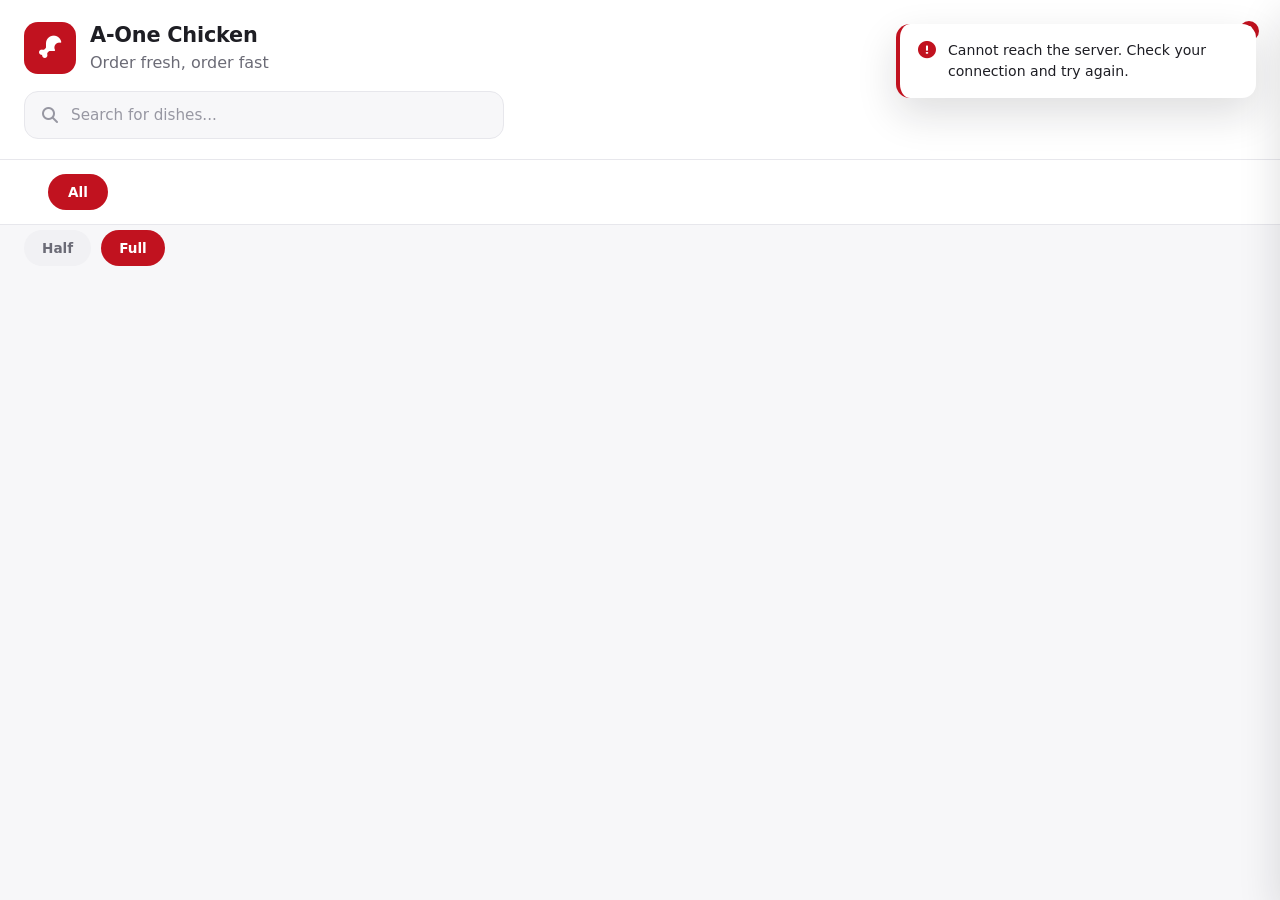
<file: frontend/index.html>
<!DOCTYPE html>
<html lang="en">
<head>
  <meta charset="UTF-8" />
  <meta name="viewport" content="width=device-width, initial-scale=1.0" />
  <title>AOne Chicken | Order Online</title>
  <link rel="stylesheet" href="https://cdnjs.cloudflare.com/ajax/libs/font-awesome/6.5.1/css/all.min.css" />
  <link rel="stylesheet" href="css/global.css" />
  <link rel="stylesheet" href="css/index.css" />
</head>
<body>

  <!-- ================= TOP BAR ================= -->
  <header class="customer-header">
    <div class="container flex-between">
      <div class="restaurant-brand">
        <div class="restaurant-logo"><i class="fa-solid fa-drumstick-bite"></i></div>
        <div>
          <h1>A-One Chicken</h1>
          <span class="text-muted">Order fresh, order fast</span>
        </div>
      </div>

      <button class="btn btn-icon cart-toggle-btn" id="cart-toggle-btn" aria-label="Open cart">
        <i class="fa-solid fa-cart-shopping"></i>
        <span class="cart-count" id="cart-count">0</span>
      </button>
    </div>

    <div class="container search-bar-wrap">
      <div class="input-icon-wrap search-bar">
        <i class="fa-solid fa-magnifying-glass"></i>
        <input class="form-input" type="text" id="search-input" placeholder="Search for dishes..." />
      </div>
    </div>
  </header>

  <!-- ================= CATEGORY TABS ================= -->
  <nav class="category-nav">
    <div class="container">
      <div class="category-scroll" id="category-tabs">
        <button class="category-chip active" data-category="All">All</button>
        <!-- categories injected by index.js -->
      </div>
    </div>
  </nav>

  <div class="menu-size-filter" id="new-order-size-filter">
      <button type="button" class="size-filter-btn" data-size="Half">
          Half
      </button>
  
      <button type="button" class="size-filter-btn active" data-size="Full">
          Full
      </button>
    </div>

  <!-- ================= MENU GRID ================= -->
  <main class="container menu-main">
    <div class="menu-grid" id="menu-grid">
      <!-- menu cards injected by index.js -->
    </div>

    <div class="empty-state hidden" id="menu-empty">
      <i class="fa-solid fa-bowl-food"></i>
      <p>No items found. Try a different search.</p>
    </div>
  </main>

  <!-- ================= FLOATING CART BUTTON (MOBILE) ================= -->
  <button class="floating-cart-btn hidden" id="floating-cart-btn">
    <span><i class="fa-solid fa-cart-shopping"></i> View Cart</span>
    <span id="floating-cart-total">Rs.0</span>
  </button>

  <!-- ================= CART DRAWER ================= -->
  <div class="drawer-overlay" id="cart-overlay"></div>
  <aside class="cart-drawer" id="cart-drawer">
    <div class="cart-drawer-header">
      <h3><i class="fa-solid fa-cart-shopping"></i> Your Order</h3>
      <button class="modal-close" id="close-cart-btn"><i class="fa-solid fa-xmark"></i></button>
    </div>

    <div class="cart-items" id="cart-items">
      <div class="empty-state" id="cart-empty">
        <i class="fa-solid fa-basket-shopping"></i>
        <p>Your cart is empty.<br />Add items to get started.</p>
      </div>
    </div>

    <div class="cart-summary" id="cart-summary">
      <form id="order-form">
        <div class="form-group">
          <label class="form-label" for="cust-name">Customer Name</label>
          <input class="form-input" type="text" id="cust-name" placeholder="Your name" required />
        </div>

        <div class="form-row">
          <div class="form-group">
            <label class="form-label" for="table-no">Table Number</label>
            <input class="form-input" type="number" id="table-no" placeholder="Optional" min="0" />
          </div>
          <div class="form-group">
            <label class="form-label" for="car-no">Car Number</label>
            <input class="form-input" type="text" id="car-no" placeholder="Optional" />
          </div>
        </div>

        <div class="form-group">
          <label class="form-label" for="phone-no">Phone Number</label>
          <input class="form-input" type="tel" id="phone-no" placeholder="Your phone number" required />
        </div>

        <div class="form-group">
          <label class="form-label">Payment Type</label>
          <div class="payment-toggle">
            <button type="button" class="payment-option active" data-payment="Offline"><i class="fa-solid fa-money-bill-wave"></i> Cash</button>
            <button type="button" class="payment-option" data-payment="Online"><i class="fa-solid fa-mobile-screen-button"></i> Online</button>
          </div>
        </div>

        <div class="cart-totals">
          <div class="cart-total-row">
            <span>Subtotal</span>
            <span id="cart-subtotal">Rs.0.00</span>
          </div>
          <div class="cart-total-row cart-total-grand">
            <span>Total</span>
            <span id="cart-grand-total">Rs.0.00</span>
          </div>
        </div>

        <button type="submit" class="btn btn-primary btn-block" id="place-order-btn" data-loading-disable>
          <i class="fa-solid fa-bag-shopping"></i> Place Order
        </button>
      </form>
    </div>
  </aside>

  <!-- ================= ORDER SUCCESS MODAL ================= -->
  <div class="modal-overlay" id="success-modal">
    <div class="modal-box">
      <div class="modal-body success-modal-body">
        <div class="success-icon"><i class="fa-solid fa-check"></i></div>
        <h2>Order Placed!</h2>
        <p class="text-muted">Your order <strong id="success-order-id">#0</strong> has been sent to the kitchen.</p>
        <button class="btn btn-primary btn-block" id="success-close-btn">Order More</button>
      </div>
    </div>
  </div>

  <script src="js/api.js"></script>
  <script src="js/auth.js"></script>
  <script src="js/index.js"></script>
</body>
</html>
</file>
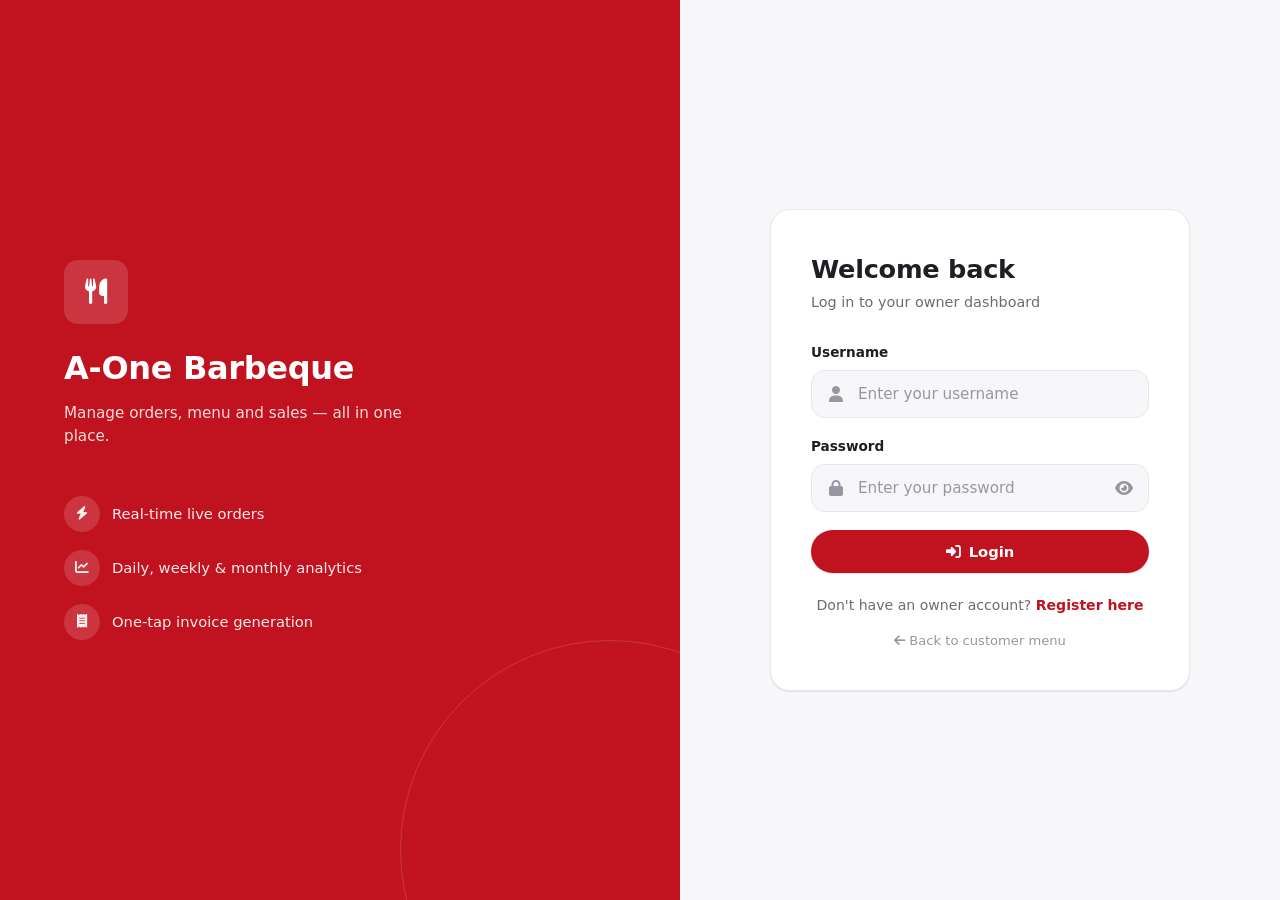
<file: frontend/dashboard.html>
<!DOCTYPE html>
<html lang="en">
<head>
  <meta charset="UTF-8" />
  <meta name="viewport" content="width=device-width, initial-scale=1.0" />
  <title>Orders | A-One Barbeque</title>
  <link rel="stylesheet" href="https://cdnjs.cloudflare.com/ajax/libs/font-awesome/6.5.1/css/all.min.css" />
  <link rel="stylesheet" href="css/global.css" />
  <!-- Reuses the cart / menu-card / payment-toggle components built for the
       customer ordering page (index.css) so the New Order + Add Item menu
       pickers don't need a second copy of the same styles. -->
  <link rel="stylesheet" href="css/index.css" />
  <link rel="stylesheet" href="css/dashboard.css" />
</head>
<body>

  <div class="app-shell">
    <div class="sidebar-overlay" id="sidebar-overlay"></div>

    <!-- ================= SIDEBAR ================= -->
    <aside class="sidebar" id="sidebar">
      <div class="sidebar-brand">
        <div class="sidebar-brand-icon"><i class="fa-solid fa-utensils"></i></div>
        <h2>A-One Barbeque</h2>
        <button class="btn btn-icon sidebar-close" id="sidebar-close"><i class="fa-solid fa-xmark"></i></button>
      </div>
      <nav class="sidebar-nav">
        <a href="dashboard.html" class="sidebar-link" data-page="dashboard.html"><i class="fa-solid fa-receipt"></i> Orders</a>
        <a href="analytics.html" class="sidebar-link" data-page="analytics.html"><i class="fa-solid fa-chart-pie"></i> Analytics</a>
        <a href="menu.html" class="sidebar-link" data-page="menu.html"><i class="fa-solid fa-book-open"></i> Menu</a>
        <a href="staff.html" class="sidebar-link" data-page="staff.html"><i class="fa-solid fa-user-tie"></i> Staff</a>
      </nav>
      <div class="sidebar-footer">
        <button class="sidebar-link" id="logout-btn" style="width:100%"><i class="fa-solid fa-right-from-bracket"></i> Logout</button>
      </div>
    </aside>

    <!-- ================= MAIN ================= -->
    <div class="app-main">
      <header class="topbar">
        <div class="topbar-left">
          <button class="btn btn-icon sidebar-toggle" id="sidebar-toggle"><i class="fa-solid fa-bars"></i></button>
          <span class="topbar-date" id="topbar-date"></span>
        </div>
        <div class="topbar-right">
          <button class="notification-bell" id="notification-bell">
            <i class="fa-solid fa-bell"></i>
            <span class="notification-dot" id="notification-dot"></span>
          </button>
          <div class="topbar-user">
            <div class="topbar-avatar" id="topbar-avatar">O</div>
            <div>
              <div class="topbar-user-name" id="topbar-user-name">Owner</div>
              <div class="topbar-user-role">Owner</div>
            </div>
          </div>
        </div>
      </header>

      <main class="app-content">
        <div class="flex-between page-heading">
          <div>
            <h1 class="page-title">Orders</h1>
            <p class="page-subtitle">Track live orders and completed deliveries in real time.</p>
          </div>
          <div class="flex gap-sm">
            <button class="btn btn-primary btn-sm" id="new-order-btn"><i class="fa-solid fa-plus"></i> New Order</button>
            <button class="btn btn-outline btn-sm" id="refresh-orders-btn"><i class="fa-solid fa-rotate"></i> Refresh</button>
          </div>
        </div>

        <!-- ================= ORDER TABS ================= -->
        <div class="order-tabs">
          <button class="order-tab active" data-tab="live"><i class="fa-solid fa-fire"></i> Live Orders <span class="tab-count" id="live-count">0</span></button>
          <button class="order-tab" data-tab="delivered"><i class="fa-solid fa-circle-check"></i> Delivered Orders <span class="tab-count" id="delivered-count">0</span></button>
        </div>

        <!-- ================= LIVE ORDERS ================= -->
        <section id="live-orders-section">
          <div class="orders-grid" id="live-orders-grid"></div>
          <div class="empty-state hidden" id="live-orders-empty">
            <i class="fa-solid fa-fire-flame-simple"></i>
            <p>No live orders right now.</p>
          </div>
        </section>

        <!-- ================= DELIVERED ORDERS ================= -->
        <section id="delivered-orders-section" class="hidden">
          <div class="table-wrap">
            <table>
              <thead>
                <tr>
                  <th>Invoice No.</th>
                  <th>Customer</th>
                  <th>Date</th>
                  <th>Total</th>
                  <th>Actions</th>

                </tr>
              </thead>
              <tbody id="delivered-orders-body"></tbody>
            </table>
          </div>
          <div class="empty-state hidden" id="delivered-orders-empty">
            <i class="fa-solid fa-box-open"></i>
            <p>No delivered orders yet.</p>
          </div>
        </section>
      </main>
    </div>
  </div>

  <!-- ================= VIEW ORDER MODAL ================= -->
  <div class="modal-overlay" id="view-order-modal">
    <div class="modal-box modal-lg">
      <div class="modal-header">
        <h3>Order Details</h3>
        <button class="modal-close" data-close-modal="view-order-modal"><i class="fa-solid fa-xmark"></i></button>
      </div>
      <div class="modal-body" id="view-order-body"></div>
    </div>
  </div>

  <!-- ================= NEW ORDER MODAL ================= -->
  <div class="modal-overlay" id="new-order-modal">
    <div class="modal-box modal-lg">
      <div class="modal-header">
        <h3>New Order</h3>
        <button class="modal-close" data-close-modal="new-order-modal"><i class="fa-solid fa-xmark"></i></button>
      </div>
      <form id="new-order-form">
        <div class="modal-body">

          <h4 class="section-title">Customer Details</h4>
          <div class="form-row">
            <div class="form-group">
              <label class="form-label" for="new-cust-name">Customer Name</label>
              <input class="form-input" type="text" id="new-cust-name" placeholder="Customer name" required />
            </div>
            <div class="form-group">
              <label class="form-label" for="new-phone">Phone Number</label>
              <input class="form-input" type="tel" id="new-phone" placeholder="Phone number" />
            </div>
          </div>

          <div class="form-group">
            <label class="form-label" for="new-staff-assigned">Staff Assigned</label>
            <select class="form-select" id="new-staff-assigned">
              <option value="">Select Staff</option>
            </select>
          </div>

          <div class="form-group">
            <label class="form-label">Order Type</label>
            <div class="order-type-toggle">
              <button type="button" class="payment-option active" data-order-type="Dine In"><i class="fa-solid fa-utensils"></i> Dine In</button>
              <button type="button" class="payment-option" data-order-type="Takeaway"><i class="fa-solid fa-bag-shopping"></i> Takeaway</button>
              <button type="button" class="payment-option" data-order-type="Car Delivery"><i class="fa-solid fa-car"></i> Car Delivery</button>
            </div>
          </div>

          <div class="form-row">
            <div class="form-group">
              <label class="form-label" for="new-table-no">Table Number</label>
              <input class="form-input" type="number" id="new-table-no" placeholder="Optional" min="0" />
            </div>
            <div class="form-group">
              <label class="form-label" for="new-car-no">Car Number</label>
              <input class="form-input" type="text" id="new-car-no" placeholder="Optional" />
            </div>
          </div>

          <div class="form-row">
            <div class="form-group">
              <label class="form-label" for="new-payment-type">Payment Type</label>
              <select class="form-select" id="new-payment-type">
                <option value="Offline">Offline (Cash)</option>
                <option value="Online">Online</option>
              </select>
            </div>
            <div class="form-group">
              <label class="form-label" for="new-payment-status">Payment Status</label>
              <select class="form-select" id="new-payment-status">
                <option value="Pending">Pending</option>
                <option value="Paid">Paid</option>
              </select>
            </div>
          </div>

          <div class="form-group">
            <label class="form-label" for="new-order-status">Order Status</label>
            <select class="form-select" id="new-order-status">
              <option value="Preparing">Preparing</option>
              <option value="Accepted">Accepted</option>
              <option value="Ready To Collect">Ready To Collect</option>
              <option value="Delivered">Delivered</option>
            </select>
          </div>

          <hr class="section-divider" />

          <h4 class="section-title">Menu</h4>
          <div class="order-menu-toolbar">
            <div class="input-icon-wrap order-menu-search">
              <i class="fa-solid fa-magnifying-glass"></i>
              <input class="form-input" type="text" id="new-order-menu-search" placeholder="Search menu items..." />
            </div>
            <select class="form-select order-menu-category" id="new-order-menu-category">
              <option value="All">All Categories</option>
            </select>
          </div>
          <div class="menu-size-filter" id="new-order-size-filter">
             <button type="button" class="size-filter-btn active" data-size="All">
                 All
             </button>
         
             <button type="button" class="size-filter-btn" data-size="Half">
                 Half
             </button>
         
             <button type="button" class="size-filter-btn" data-size="Full">
                 Full
             </button>
         </div>
          <div class="order-menu-grid" id="new-order-menu-grid"></div>
          <div class="empty-state hidden" id="new-order-menu-empty">
            <i class="fa-solid fa-bowl-food"></i>
            <p>No menu items match your search.</p>
          </div>

          <hr class="section-divider" />

          <div class="cart-totals" style="margin:0; padding:0; border-top:none;">
            <div class="cart-total-row">
              <span>Subtotal</span>
              <span id="new-order-subtotal">Rs. 0.00</span>
            </div>
            <!-- TODO: Neither the Order nor Menu backend models expose a GST /
                 tax field yet. Add a GST row here once the API returns one. -->
            <div class="cart-total-row cart-total-grand">
              <span>Grand Total</span>
              <span id="new-order-grand-total"Rs. 0.00</span>
            </div>
          </div>
        </div>
        <div class="modal-footer">
          <button type="button" class="btn btn-ghost" data-close-modal="new-order-modal">Cancel</button>
          <button type="submit" class="btn btn-primary" id="new-order-save-btn" data-loading-disable><i class="fa-solid fa-floppy-disk"></i> Save Order</button>
        </div>
      </form>
    </div>
  </div>

  <!-- ================= MENU SELECTOR MODAL (reused by Edit Order -> Add Item) ================= -->
  <div class="modal-overlay" id="menu-selector-modal">
    <div class="modal-box modal-lg">
      <div class="modal-header">
        <h3>Add Item</h3>
        <button class="modal-close" data-close-modal="menu-selector-modal"><i class="fa-solid fa-xmark"></i></button>
      </div>
      <div class="modal-body">
        <div class="order-menu-toolbar">
          <div class="input-icon-wrap order-menu-search">
            <i class="fa-solid fa-magnifying-glass"></i>
            <input class="form-input" type="text" id="selector-menu-search" placeholder="Search menu items..." />
          </div>
          <select class="form-select order-menu-category" id="selector-menu-category">
            <option value="All">All Categories</option>
          </select>
        </div>
        <div class="menu-size-filter" id="selector-size-filter">
             <button type="button" class="size-filter-btn active" data-size="All">
                 All
             </button>
         
             <button type="button" class="size-filter-btn" data-size="Half">
                 Half
             </button>
         
             <button type="button" class="size-filter-btn" data-size="Full">
                 Full
             </button>
         </div>
        <div class="order-menu-grid" id="selector-menu-grid"></div>
        <div class="empty-state hidden" id="selector-menu-empty">
          <i class="fa-solid fa-bowl-food"></i>
          <p>No menu items match your search.</p>
        </div>
      </div>
      <div class="modal-footer">
        <button type="button" class="btn btn-ghost" data-close-modal="menu-selector-modal">Cancel</button>
        <button type="button" class="btn btn-primary" id="selector-add-btn"><i class="fa-solid fa-cart-plus"></i> Add Selected Items</button>
      </div>
    </div>
  </div>

  <!-- ================= EDIT ORDER MODAL ================= -->
  <div class="modal-overlay" id="edit-order-modal">
    <div class="modal-box modal-lg">
      <div class="modal-header">
        <h3>Edit Order</h3>
        <button class="modal-close" data-close-modal="edit-order-modal"><i class="fa-solid fa-xmark"></i></button>
      </div>
      <form id="edit-order-form">
        <div class="modal-body">
          <input type="hidden" id="edit-order-id" />
          <div class="form-row">
            <div class="form-group">
              <label class="form-label" for="edit-cust-name">Customer Name</label>
              <input class="form-input" type="text" id="edit-cust-name" />
            </div>
            <div class="form-group">
              <label class="form-label" for="edit-table-no">Table No.</label>
              <input class="form-input" type="number" id="edit-table-no" min="0" />
            </div>
          </div>
          <div class="form-row">
            <div class="form-group">
              <label class="form-label" for="edit-car-no">Car No.</label>
              <input class="form-input" type="text" id="edit-car-no" />
            </div>
            <div class="form-group">
              <label class="form-label" for="edit-payment-type">Payment Type</label>
              <select class="form-select" id="edit-payment-type">
                <option value="Offline">Offline (Cash)</option>
                <option value="Online">Online</option>
              </select>
            </div>
          </div>
          <div class="form-row">
            <div class="form-group">
              <label class="form-label" for="edit-phone">Phone Number</label>
              <input class="form-input" type="tel" id="edit-phone" placeholder="Phone number" />
            </div>
            <div class="form-group">
              <label class="form-label" for="edit-staff-assigned">Staff Assigned</label>
              <select class="form-select" id="edit-staff-assigned">
                <option value="">Unassigned</option>
              </select>
            </div>
          </div>
          <div class="form-row">
            <div class="form-group">
              <label class="form-label" for="edit-status">Order Status</label>
              <select class="form-select" id="edit-status">
                <option value="Preparing">Preparing</option>
                <option value="Accepted">Accepted</option>
                <option value="Ready To Collect">Ready To Collect</option>
                <option value="Delivered">Delivered</option>
              </select>
            </div>
            <div class="form-group">
              <label class="form-label" for="edit-payment-status">Payment Status</label>
              <select class="form-select" id="edit-payment-status">
                <option value="Pending">Pending</option>
                <option value="Paid">Paid</option>
              </select>
            </div>
          </div>

          <hr class="section-divider" />

          <div class="flex-between" style="margin-bottom:12px;">
            <h4 class="section-title" style="margin-bottom:0;">Order Items</h4>
            <button type="button" class="btn btn-outline btn-sm" id="edit-add-item-btn"><i class="fa-solid fa-plus"></i> Add Item</button>
          </div>
          <div class="order-items-edit-list" id="edit-order-items-list"></div>
          <div class="empty-state hidden" id="edit-order-items-empty">
            <i class="fa-solid fa-bowl-food"></i>
            <p>No items on this order yet. Use "Add Item" above.</p>
          </div>

          <div class="cart-totals" style="margin-top:16px;">
            <div class="cart-total-row">
              <span>Subtotal</span>
              <span id="edit-order-subtotal">Rs.0.00</span>
            </div>
            <!-- TODO: Neither the Order nor Menu backend models expose a GST /
                 tax field yet. Add a GST row here once the API returns one. -->
            <div class="cart-total-row cart-total-grand">
              <span>Grand Total</span>
              <span id="edit-order-grand-total">Rs.0.00</span>
            </div>
          </div>
        </div>
        <div class="modal-footer">
          <button type="button" class="btn btn-ghost" data-close-modal="edit-order-modal">Cancel</button>
          <button type="submit" class="btn btn-primary" data-loading-disable><i class="fa-solid fa-floppy-disk"></i> Save Changes</button>
        </div>
      </form>
    </div>
  </div>

  <!-- ================= DELETE CONFIRM MODAL ================= -->
  <div class="modal-overlay" id="delete-order-modal">
    <div class="modal-box">
      <div class="modal-header">
        <h3>Delete Order</h3>
        <button class="modal-close" data-close-modal="delete-order-modal"><i class="fa-solid fa-xmark"></i></button>
      </div>
      <div class="modal-body">
        <p>Are you sure you want to delete order <strong id="delete-order-id"></strong>? This action cannot be undone.</p>
      </div>
      <div class="modal-footer">
        <button type="button" class="btn btn-ghost" data-close-modal="delete-order-modal">Cancel</button>
        <button type="button" class="btn btn-danger" id="confirm-delete-order-btn" data-loading-disable><i class="fa-solid fa-trash"></i> Delete</button>
      </div>
    </div>
  </div>

  <!-- ================= RECEIPT (58mm thermal) ================= -->
  <div class="modal-overlay" id="receipt-modal">
    <div class="modal-box receipt-modal-box">
      <div class="modal-header">
        <h3>Invoice</h3>
        <button class="modal-close" data-close-modal="receipt-modal"><i class="fa-solid fa-xmark"></i></button>
      </div>
      <div class="modal-body">
        <div id="receipt-content" class="receipt-pdf-viewer">
          <div id="receipt-loading" class="receipt-pdf-status">Loading invoice…</div>
          <iframe id="receipt-pdf-frame" class="receipt-pdf-frame hidden" title="Invoice"></iframe>
        </div>
      </div>
      <div class="modal-footer">
        <button type="button" class="btn btn-ghost" data-close-modal="receipt-modal">Close</button>
        <button type="button" class="btn btn-primary" id="print-receipt-btn"><i class="fa-solid fa-print"></i> Print</button>
      </div>
    </div>
  </div>

  <script src="js/api.js?v=20260815-2"></script>
  <script src="js/auth.js?v=20260815-2"></script>
  <script src="js/dashboard.js?v=20260815-2"></script>
</body>
</html>
</file>
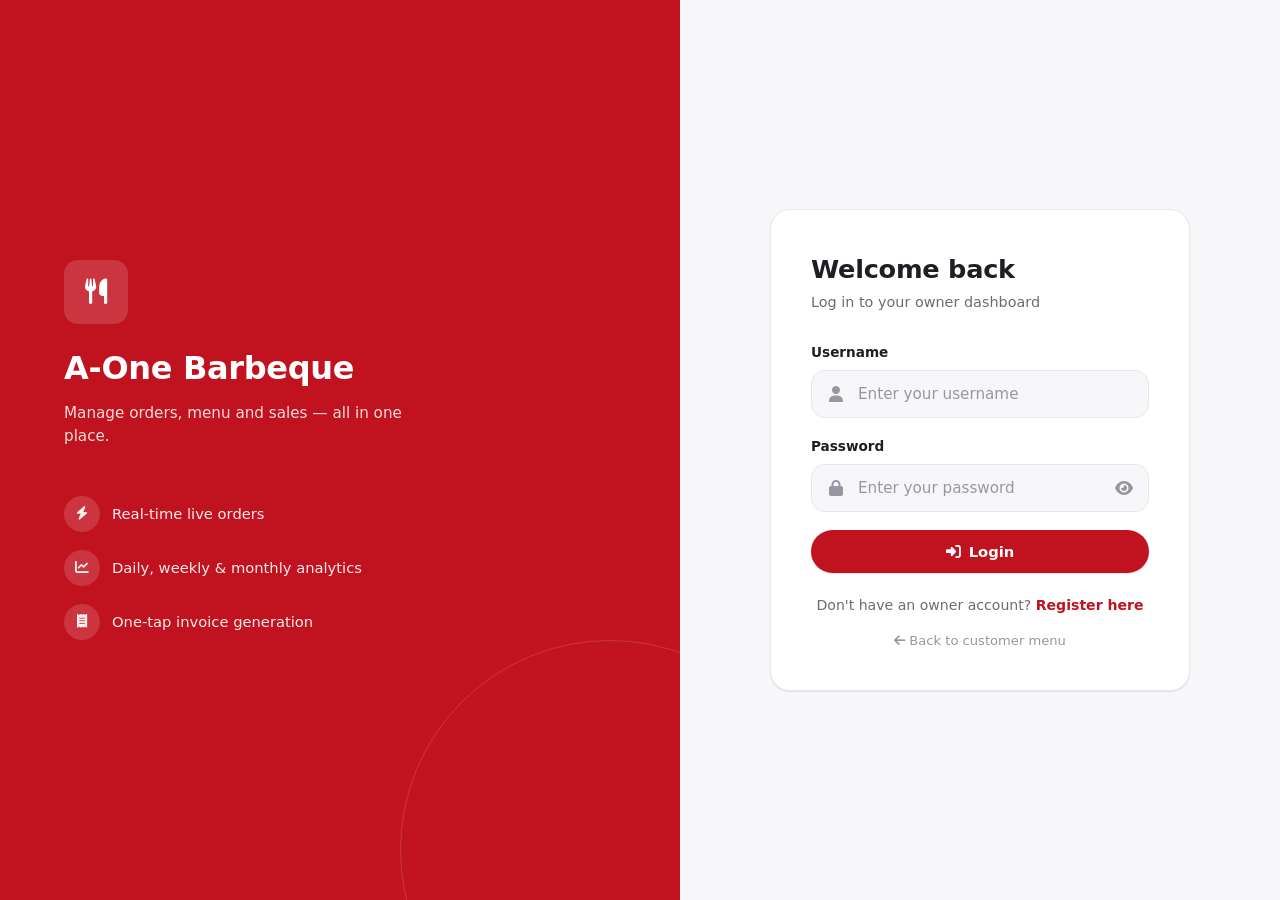
<file: frontend/login.html>
<!DOCTYPE html>
<html lang="en">
<head>
  <meta charset="UTF-8" />
  <meta name="viewport" content="width=device-width, initial-scale=1.0" />
  <title>Login | A-One Barbeque</title>
  <link rel="stylesheet" href="https://cdnjs.cloudflare.com/ajax/libs/font-awesome/6.5.1/css/all.min.css" />
  <link rel="stylesheet" href="css/global.css" />
  <link rel="stylesheet" href="css/login.css" />
</head>
<body>

  <div class="auth-page">
    <div class="auth-panel">
      <div class="auth-brand">
        <div class="auth-brand-icon"><i class="fa-solid fa-utensils"></i></div>
        <h2>A-One Barbeque</h2>
        <p>Manage orders, menu and sales — all in one place.</p>
      </div>
      <ul class="auth-highlights">
        <li><i class="fa-solid fa-bolt"></i> Real-time live orders</li>
        <li><i class="fa-solid fa-chart-line"></i> Daily, weekly &amp; monthly analytics</li>
        <li><i class="fa-solid fa-receipt"></i> One-tap invoice generation</li>
      </ul>
    </div>

    <div class="auth-form-wrap">
      <div class="auth-card card card-pad">
        <h1 class="page-title">Welcome back</h1>
        <p class="page-subtitle">Log in to your owner dashboard</p>

        <form id="login-form" novalidate>
          <div class="form-group">
            <label class="form-label" for="username">Username</label>
            <div class="input-icon-wrap">
              <i class="fa-solid fa-user"></i>
              <input class="form-input" type="text" id="username" name="username" placeholder="Enter your username" autocomplete="username" required />
            </div>
            <span class="form-error" id="username-error"></span>
          </div>

          <div class="form-group">
            <label class="form-label" for="password">Password</label>
            <div class="input-icon-wrap">
              <i class="fa-solid fa-lock"></i>
              <input class="form-input" type="password" id="password" name="password" placeholder="Enter your password" autocomplete="current-password" required />
              <i class="fa-solid fa-eye toggle-password" id="toggle-password"></i>
            </div>
            <span class="form-error" id="password-error"></span>
          </div>

          <button type="submit" class="btn btn-primary btn-block" id="login-btn" data-loading-disable>
            <i class="fa-solid fa-right-to-bracket"></i> Login
          </button>
        </form>

        <p class="auth-switch">
          Don't have an owner account?
          <a href="register.html">Register here</a>
        </p>
        <a class="auth-switch-link" href="index.html"><i class="fa-solid fa-arrow-left"></i> Back to customer menu</a>
      </div>
    </div>
  </div>

  <script src="js/api.js"></script>
  <script src="js/auth.js"></script>
  <script src="js/login.js"></script>
</body>
</html>
</file>
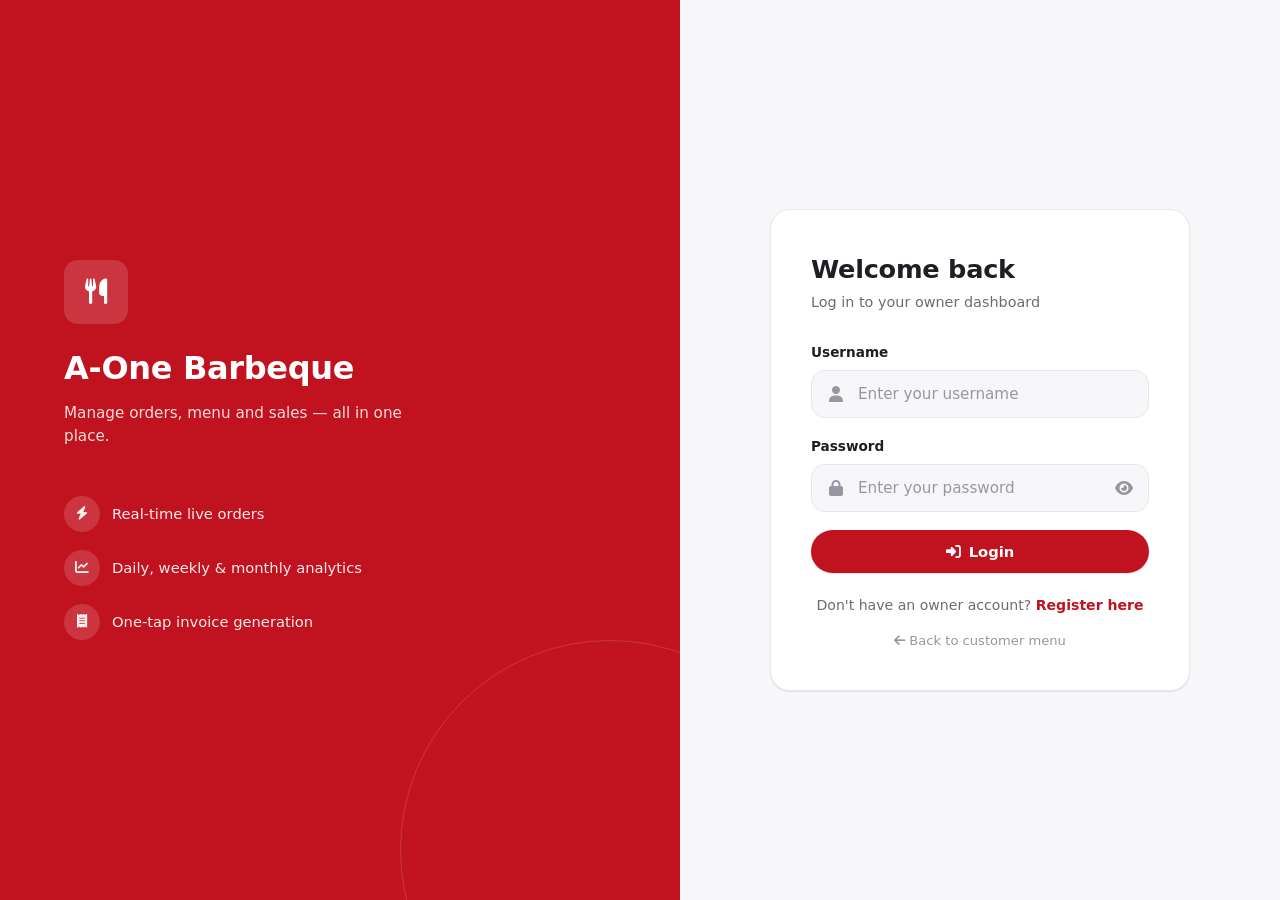
<file: frontend/menu.html>
<!DOCTYPE html>
<html lang="en">
<head>
  <meta charset="UTF-8" />
  <meta name="viewport" content="width=device-width, initial-scale=1.0" />
  <title>Menu | A-One Barbeque</title>
  <link rel="stylesheet" href="https://cdnjs.cloudflare.com/ajax/libs/font-awesome/6.5.1/css/all.min.css" />
  <link rel="stylesheet" href="css/global.css" />
  <link rel="stylesheet" href="css/menu.css" />
</head>
<body>

  <div class="app-shell">
    <div class="sidebar-overlay" id="sidebar-overlay"></div>

    <!-- ================= SIDEBAR ================= -->
    <aside class="sidebar" id="sidebar">
      <div class="sidebar-brand">
        <div class="sidebar-brand-icon"><i class="fa-solid fa-utensils"></i></div>
        <h2>A-One Barbeque</h2>
        <button class="btn btn-icon sidebar-close" id="sidebar-close"><i class="fa-solid fa-xmark"></i></button>
      </div>
      <nav class="sidebar-nav">
        <a href="dashboard.html" class="sidebar-link" data-page="dashboard.html"><i class="fa-solid fa-receipt"></i> Orders</a>
        <a href="analytics.html" class="sidebar-link" data-page="analytics.html"><i class="fa-solid fa-chart-pie"></i> Analytics</a>
        <a href="menu.html" class="sidebar-link" data-page="menu.html"><i class="fa-solid fa-book-open"></i> Menu</a>
        <a href="staff.html" class="sidebar-link" data-page="staff.html"><i class="fa-solid fa-user-tie"></i> Staff</a>
      </nav>
      <div class="sidebar-footer">
        <button class="sidebar-link" id="logout-btn" style="width:100%"><i class="fa-solid fa-right-from-bracket"></i> Logout</button>
      </div>
    </aside>

    <!-- ================= MAIN ================= -->
    <div class="app-main">
      <header class="topbar">
        <div class="topbar-left">
          <button class="btn btn-icon sidebar-toggle" id="sidebar-toggle"><i class="fa-solid fa-bars"></i></button>
          <span class="topbar-date" id="topbar-date"></span>
        </div>
        <div class="topbar-right">
          <button class="notification-bell" id="notification-bell">
            <i class="fa-solid fa-bell"></i>
            <span class="notification-dot" id="notification-dot"></span>
          </button>
          <div class="topbar-user">
            <div class="topbar-avatar" id="topbar-avatar">O</div>
            <div>
              <div class="topbar-user-name" id="topbar-user-name">Owner</div>
              <div class="topbar-user-role">Owner</div>
            </div>
          </div>
        </div>
      </header>

      <main class="app-content">
        <div class="flex-between page-heading">
          <div>
            <h1 class="page-title">Menu Management</h1>
            <p class="page-subtitle">Add, edit and manage every item on your menu.</p>
          </div>
          <button class="btn btn-primary" id="add-item-btn"><i class="fa-solid fa-plus"></i> Add Item</button>
        </div>

        <div class="menu-toolbar">
          <div class="input-icon-wrap menu-search">
            <i class="fa-solid fa-magnifying-glass"></i>
            <input class="form-input" type="text" id="menu-search-input" placeholder="Search menu items..." />
          </div>
          <select class="form-select menu-category-filter" id="menu-category-filter">
            <option value="All">All Categories</option>
          </select>
        </div>

        <div class="table-wrap">
          <table>
            <thead>
              <tr>
                <th>Image</th>
                <th>Item Name</th>
                <th>Category</th>
                <th>Size</th>
                <th>Price</th>
                <th>Status</th>
                <th>Actions</th>
              </tr>
            </thead>
            <tbody id="menu-table-body"></tbody>
          </table>
        </div>
        <div class="empty-state hidden" id="menu-table-empty">
          <i class="fa-solid fa-bowl-food"></i>
          <p>No menu items found.</p>
        </div>
      </main>
    </div>
  </div>

  <!-- ================= CREATE / EDIT ITEM MODAL ================= -->
  <div class="modal-overlay" id="item-modal">
    <div class="modal-box">
      <div class="modal-header">
        <h3 id="item-modal-title">Add Menu Item</h3>
        <button class="modal-close" data-close-modal="item-modal"><i class="fa-solid fa-xmark"></i></button>
      </div>
      <form id="item-form">
        <div class="modal-body">
          <input type="hidden" id="item-id" />
          <div class="form-group">
            <label class="form-label" for="item-name">Item Name</label>
            <input class="form-input" type="text" id="item-name" placeholder="e.g. Butter Chicken" required />
          </div>
          <div class="form-row">
            <div class="form-group">
              <label class="form-label" for="item-category">Category</label>
              <select class="form-select" id="item-category" required>
                <option value="Special Items">Special Items</option>
                <option value="Tandoori Items">Tandoori Items</option>
                <option value="Non Veg Snacks">Non Veg Snacks</option>
                <option value="Non Veg Main Course">Non Veg Main Course</option>
                <option value="Kebab">Kebab</option>
                <option value="Fish Special">Fish Special</option>
                <option value="Veg Snacks">Veg Snacks</option>
                <option value="Veg Main Course">Veg Main Course</option>
                <option value="Roti / Prantha">Roti / Prantha</option>
                <option value="Pasta">Pasta</option>
                <option value="Beverages">Beverages</option>
                <option value="Salad">Salad</option>
                <option value="Extra">Extra</option>
              </select>
            </div>
            <div class="form-group">
              <label class="form-label" for="item-size">Size</label>
              <select class="form-select" id="item-size" required>
                <option value="Half">Half</option>
                <option value="Full">Full</option>
              </select>
            </div>
          </div>
          <div class="form-row">
            <div class="form-group">
              <label class="form-label" for="item-price">Price (Rs.)</label>
              <input class="form-input" type="number" id="item-price" min="0.01" step="0.01" placeholder="0.00" required />
            </div>
            <div class="form-group">
              <label class="form-label" for="item-available">Availability</label>
              <select class="form-select" id="item-available">
                <option value="true">Available</option>
                <option value="false">Unavailable</option>
              </select>
            </div>
          </div>
        </div>
        <div class="modal-footer">
          <button type="button" class="btn btn-ghost" data-close-modal="item-modal">Cancel</button>
          <button type="submit" class="btn btn-primary" id="item-save-btn" data-loading-disable><i class="fa-solid fa-floppy-disk"></i> Save Item</button>
        </div>
      </form>
    </div>
  </div>

  <!-- ================= DELETE CONFIRM MODAL ================= -->
  <div class="modal-overlay" id="delete-item-modal">
    <div class="modal-box">
      <div class="modal-header">
        <h3>Delete Menu Item</h3>
        <button class="modal-close" data-close-modal="delete-item-modal"><i class="fa-solid fa-xmark"></i></button>
      </div>
      <div class="modal-body">
        <p>Are you sure you want to delete <strong id="delete-item-name"></strong>? This cannot be undone.</p>
      </div>
      <div class="modal-footer">
        <button type="button" class="btn btn-ghost" data-close-modal="delete-item-modal">Cancel</button>
        <button type="button" class="btn btn-danger" id="confirm-delete-item-btn" data-loading-disable><i class="fa-solid fa-trash"></i> Delete</button>
      </div>
    </div>
  </div>

  <script src="js/api.js"></script>
  <script src="js/auth.js"></script>
  <script src="js/menu.js"></script>
</body>
</html>
</file>
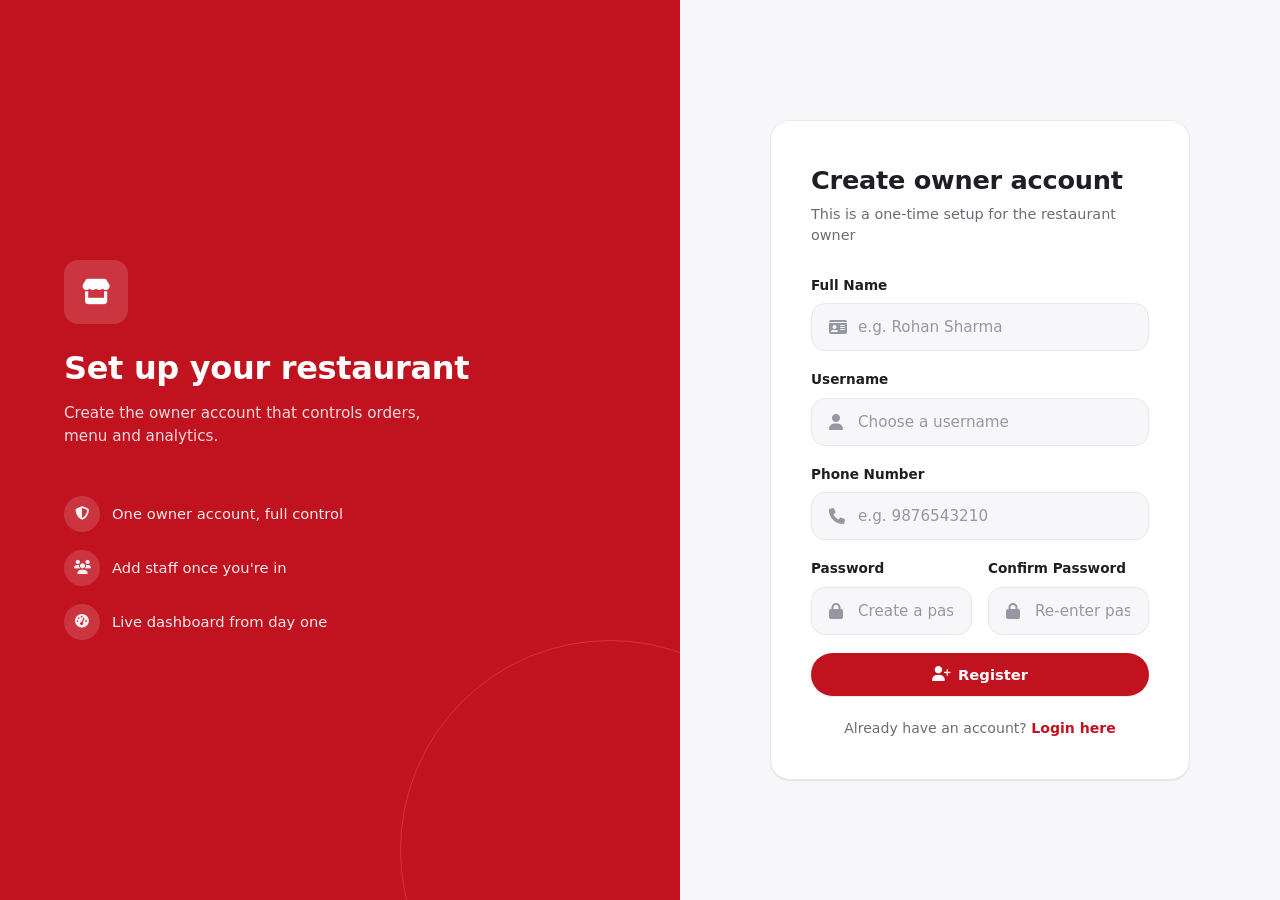
<file: frontend/register.html>
<!DOCTYPE html>
<html lang="en">
<head>
  <meta charset="UTF-8" />
  <meta name="viewport" content="width=device-width, initial-scale=1.0" />
  <title>Register | A-One Barbeque</title>
  <link rel="stylesheet" href="https://cdnjs.cloudflare.com/ajax/libs/font-awesome/6.5.1/css/all.min.css" />
  <link rel="stylesheet" href="css/global.css" />
  <link rel="stylesheet" href="css/login.css" />
</head>
<body>

  <div class="auth-page">
    <div class="auth-panel">
      <div class="auth-brand">
        <div class="auth-brand-icon"><i class="fa-solid fa-store"></i></div>
        <h2>Set up your restaurant</h2>
        <p>Create the owner account that controls orders, menu and analytics.</p>
      </div>
      <ul class="auth-highlights">
        <li><i class="fa-solid fa-shield-halved"></i> One owner account, full control</li>
        <li><i class="fa-solid fa-users"></i> Add staff once you're in</li>
        <li><i class="fa-solid fa-gauge-high"></i> Live dashboard from day one</li>
      </ul>
    </div>

    <div class="auth-form-wrap">
      <div class="auth-card card card-pad">
        <h1 class="page-title">Create owner account</h1>
        <p class="page-subtitle">This is a one-time setup for the restaurant owner</p>

        <form id="register-form" novalidate>
          <div class="form-group">
            <label class="form-label" for="name">Full Name</label>
            <div class="input-icon-wrap">
              <i class="fa-solid fa-id-card"></i>
              <input class="form-input" type="text" id="name" placeholder="e.g. Rohan Sharma" required />
            </div>
            <span class="form-error" id="name-error"></span>
          </div>

          <div class="form-group">
            <label class="form-label" for="reg-username">Username</label>
            <div class="input-icon-wrap">
              <i class="fa-solid fa-user"></i>
              <input class="form-input" type="text" id="reg-username" placeholder="Choose a username" autocomplete="username" required />
            </div>
            <span class="form-error" id="reg-username-error"></span>
          </div>

          <div class="form-group">
            <label class="form-label" for="phone">Phone Number</label>
            <div class="input-icon-wrap">
              <i class="fa-solid fa-phone"></i>
              <input class="form-input" type="tel" id="phone" placeholder="e.g. 9876543210" required />
            </div>
            <span class="form-error" id="phone-error"></span>
          </div>

          <div class="form-row">
            <div class="form-group">
              <label class="form-label" for="reg-password">Password</label>
              <div class="input-icon-wrap">
                <i class="fa-solid fa-lock"></i>
                <input class="form-input" type="password" id="reg-password" placeholder="Create a password" autocomplete="new-password" required />
              </div>
              <span class="form-error" id="reg-password-error"></span>
            </div>

            <div class="form-group">
              <label class="form-label" for="confirm-password">Confirm Password</label>
              <div class="input-icon-wrap">
                <i class="fa-solid fa-lock"></i>
                <input class="form-input" type="password" id="confirm-password" placeholder="Re-enter password" autocomplete="new-password" required />
              </div>
              <span class="form-error" id="confirm-password-error"></span>
            </div>
          </div>

          <button type="submit" class="btn btn-primary btn-block" id="register-btn" data-loading-disable>
            <i class="fa-solid fa-user-plus"></i> Register
          </button>
        </form>

        <p class="auth-switch">
          Already have an account?
          <a href="login.html">Login here</a>
        </p>
      </div>
    </div>
  </div>

  <script src="js/api.js"></script>
  <script src="js/auth.js"></script>
  <script src="js/register.js"></script>
</body>
</html>
</file>
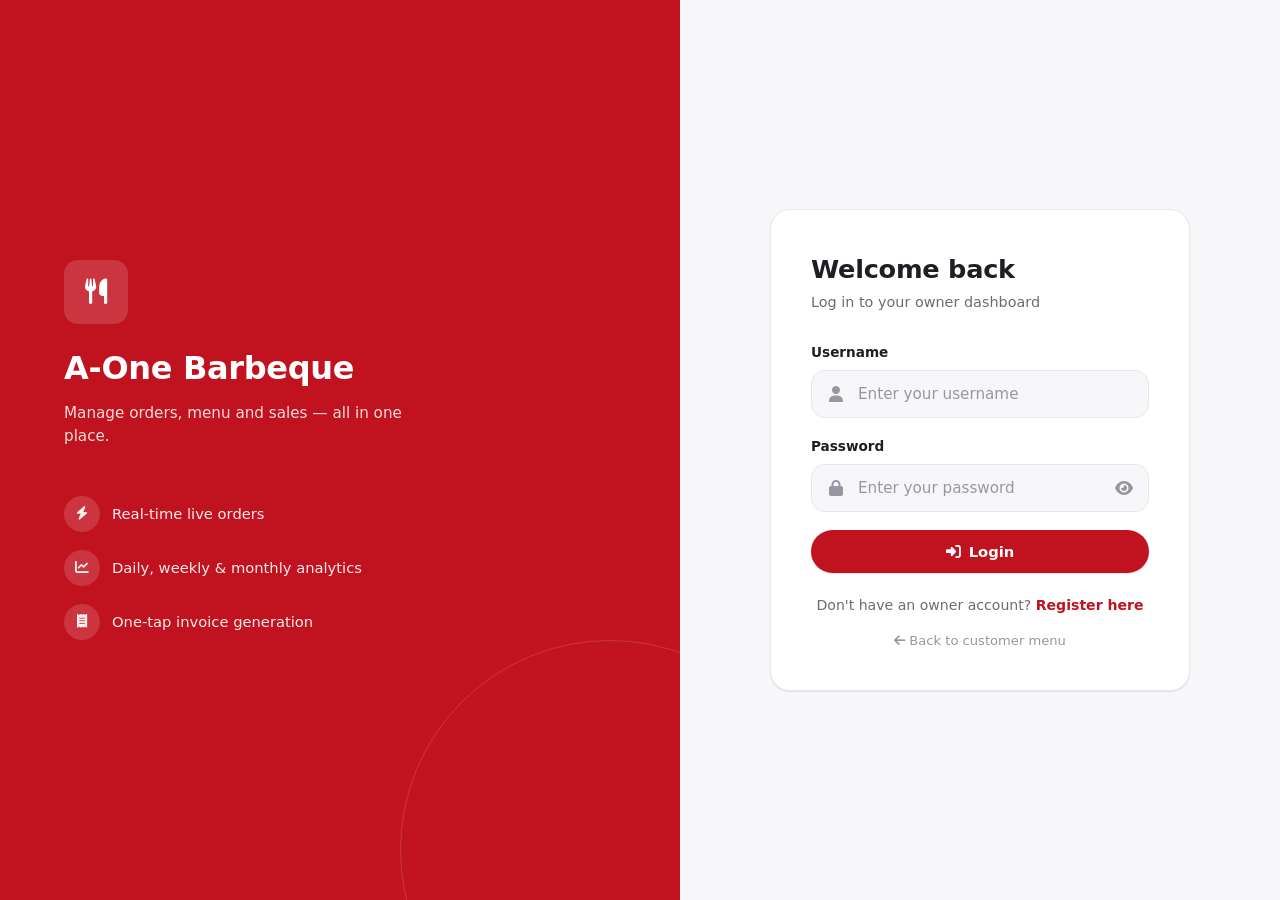
<file: frontend/staff.html>
<!DOCTYPE html>
<html lang="en">
<head>
  <meta charset="UTF-8" />
  <meta name="viewport" content="width=device-width, initial-scale=1.0" />
  <title>Staff | Restaurant POS</title>
  <link rel="stylesheet" href="https://cdnjs.cloudflare.com/ajax/libs/font-awesome/6.5.1/css/all.min.css" />
  <link rel="stylesheet" href="css/global.css" />
  <link rel="stylesheet" href="css/staff.css" />
</head>
<body>

  <div class="app-shell">
    <div class="sidebar-overlay" id="sidebar-overlay"></div>

    <!-- ================= SIDEBAR ================= -->
    <aside class="sidebar" id="sidebar">
      <div class="sidebar-brand">
        <div class="sidebar-brand-icon"><i class="fa-solid fa-utensils"></i></div>
        <h2>A-One Barbeque</h2>
        <button class="btn btn-icon sidebar-close" id="sidebar-close"><i class="fa-solid fa-xmark"></i></button>
      </div>
      <nav class="sidebar-nav">
        <a href="dashboard.html" class="sidebar-link" data-page="dashboard.html"><i class="fa-solid fa-receipt"></i> Orders</a>
        <a href="analytics.html" class="sidebar-link" data-page="analytics.html"><i class="fa-solid fa-chart-pie"></i> Analytics</a>
        <a href="menu.html" class="sidebar-link" data-page="menu.html"><i class="fa-solid fa-book-open"></i> Menu</a>
        <a href="staff.html" class="sidebar-link" data-page="staff.html"><i class="fa-solid fa-user-tie"></i> Staff</a>
      </nav>
      <div class="sidebar-footer">
        <button class="sidebar-link" id="logout-btn" style="width:100%"><i class="fa-solid fa-right-from-bracket"></i> Logout</button>
      </div>
    </aside>

    <!-- ================= MAIN ================= -->
    <div class="app-main">
      <header class="topbar">
        <div class="topbar-left">
          <button class="btn btn-icon sidebar-toggle" id="sidebar-toggle"><i class="fa-solid fa-bars"></i></button>
          <span class="topbar-date" id="topbar-date"></span>
        </div>
        <div class="topbar-right">
          <button class="notification-bell" id="notification-bell">
            <i class="fa-solid fa-bell"></i>
            <span class="notification-dot" id="notification-dot"></span>
          </button>
          <div class="topbar-user">
            <div class="topbar-avatar" id="topbar-avatar">O</div>
            <div>
              <div class="topbar-user-name" id="topbar-user-name">Owner</div>
              <div class="topbar-user-role">Owner</div>
            </div>
          </div>
        </div>
      </header>

      <main class="app-content">
        <div class="flex-between page-heading">
          <div>
            <h1 class="page-title">Staff Management</h1>
            <p class="page-subtitle">Add, edit and manage every staff account.</p>
          </div>
          <button class="btn btn-primary" id="add-staff-btn"><i class="fa-solid fa-user-plus"></i> New Staff</button>
        </div>

        <div class="staff-toolbar">
          <div class="input-icon-wrap staff-search">
            <i class="fa-solid fa-magnifying-glass"></i>
            <input class="form-input" type="text" id="staff-search-input" placeholder="Search Staff (name, username, phone)..." />
          </div>
          <select class="form-select staff-role-filter" id="staff-role-filter">
            <option value="All">All Roles</option>
            <option value="Manager">Owner</option>
            <option value="Waiter">Waiter</option>
          </select>
          <select class="form-select staff-status-filter" id="staff-status-filter">
            <option value="All">All Status</option>
            <option value="Active">Active</option>
            <option value="Inactive">Inactive</option>
          </select>
        </div>

        <div class="table-wrap">
          <table>
            <thead>
              <tr>
                <th>Staff Name</th>
                <th>Username</th>
                <th>Phone</th>
                <th>Role</th>
                <th>Status</th>
                <th>Date Joined</th>
                <th>Actions</th>
              </tr>
            </thead>
            <tbody id="staff-table-body"></tbody>
          </table>
        </div>
        <div class="empty-state hidden" id="staff-table-empty">
          <i class="fa-solid fa-users-slash"></i>
          <p>No staff members found.</p>
        </div>

        <div class="pagination" id="staff-pagination">
          <span class="pagination-info" id="staff-pagination-info"></span>
          <div class="pagination-controls" id="staff-pagination-controls"></div>
        </div>
      </main>
    </div>
  </div>

  <!-- ================= VIEW STAFF MODAL ================= -->
  <div class="modal-overlay" id="view-staff-modal">
    <div class="modal-box">
      <div class="modal-header">
        <h3>Staff Details</h3>
        <button class="modal-close" data-close-modal="view-staff-modal"><i class="fa-solid fa-xmark"></i></button>
      </div>
      <div class="modal-body" id="view-staff-body"></div>
    </div>
  </div>

  <!-- ================= CREATE / EDIT STAFF MODAL ================= -->
  <div class="modal-overlay" id="staff-modal">
    <div class="modal-box">
      <div class="modal-header">
        <h3 id="staff-modal-title">New Staff</h3>
        <button class="modal-close" data-close-modal="staff-modal"><i class="fa-solid fa-xmark"></i></button>
      </div>
      <form id="staff-form">
        <div class="modal-body">
          <input type="hidden" id="staff-id" />

          <div class="form-group">
            <label class="form-label" for="staff-name">Full Name</label>
            <input class="form-input" type="text" id="staff-name" placeholder="e.g. Ramesh Kumar" required />
          </div>

          <!-- Username + Password are only collected when creating a new staff account. -->
          <div class="form-row" id="staff-create-only-row">
            <div class="form-group">
              <label class="form-label" for="staff-username">Username</label>
              <input class="form-input" type="text" id="staff-username" placeholder="e.g. ramesh.k" />
            </div>
            <div class="form-group">
              <label class="form-label" for="staff-password">Password</label>
              <input class="form-input" type="password" id="staff-password" placeholder="Set a password" />
            </div>
          </div>

          <div class="form-row">
            <div class="form-group">
              <label class="form-label" for="staff-phone">Phone</label>
              <input class="form-input" type="tel" id="staff-phone" placeholder="10-digit phone number" />
            </div>
            <div class="form-group">
              <label class="form-label" for="staff-email">Email</label>
              <input class="form-input" type="email" id="staff-email" placeholder="name@example.com" />
            </div>
          </div>

          <div class="form-row">
            <div class="form-group">
              <label class="form-label" for="staff-role">Role</label>
              <select class="form-select" id="staff-role">
                <option value="Manager">Manager</option>
                <option value="Cashier">Cashier</option>
                <option value="Kitchen">Kitchen</option>
                <option value="Waiter">Waiter</option>
              </select>
            </div>
            <!-- Status is only relevant once a staff account already exists. -->
            <div class="form-group" id="staff-status-row">
              <label class="form-label" for="staff-status">Status</label>
              <select class="form-select" id="staff-status">
                <option value="true">Active</option>
                <option value="false">Inactive</option>
              </select>
            </div>
          </div>
        </div>
        <div class="modal-footer">
          <button type="button" class="btn btn-ghost" data-close-modal="staff-modal">Cancel</button>
          <button type="submit" class="btn btn-primary" id="staff-save-btn" data-loading-disable><i class="fa-solid fa-floppy-disk"></i> Save Staff</button>
        </div>
      </form>
    </div>
  </div>

  <!-- ================= DELETE CONFIRM MODAL ================= -->
  <div class="modal-overlay" id="delete-staff-modal">
    <div class="modal-box">
      <div class="modal-header">
        <h3>Delete Staff</h3>
        <button class="modal-close" data-close-modal="delete-staff-modal"><i class="fa-solid fa-xmark"></i></button>
      </div>
      <div class="modal-body">
        <p>Are you sure you want to delete <strong id="delete-staff-name"></strong>? This action cannot be undone.</p>
      </div>
      <div class="modal-footer">
        <button type="button" class="btn btn-ghost" data-close-modal="delete-staff-modal">Cancel</button>
        <button type="button" class="btn btn-danger" id="confirm-delete-staff-btn" data-loading-disable><i class="fa-solid fa-trash"></i> Delete</button>
      </div>
    </div>
  </div>

  <script src="js/api.js"></script>
  <script src="js/auth.js"></script>
  <script src="js/staff.js"></script>
</body>
</html>
</file>
<file: frontend/css/global.css>
/* ============================================================
   GLOBAL.CSS
   Shared design system for the Restaurant POS frontend.
   Every other stylesheet builds on top of these tokens/classes
   so nothing below should be duplicated in page-level CSS.
   ============================================================ */

:root {
  /* Brand colors */
  --color-primary: #C1121F;
  --color-primary-dark: #9E0E19;
  --color-primary-light: #FDECEC;
  --color-primary-soft: #FFF1F1;

  /* Neutrals */
  --color-white: #FFFFFF;
  --color-bg: #F7F7F9;
  --color-bg-alt: #F1F1F4;
  --color-border: #E7E7EC;
  --color-text: #1E1E24;
  --color-text-muted: #6B6B76;
  --color-text-soft: #9797A2;

  /* Status */
  --color-success: #1E8E5A;
  --color-success-bg: #E8F7EF;
  --color-warning: #C77700;
  --color-warning-bg: #FFF4E0;
  --color-danger: #C1121F;
  --color-danger-bg: #FDECEC;
  --color-info: #1D6FBF;
  --color-info-bg: #E8F2FC;

  /* Elevation */
  --shadow-sm: 0 1px 2px rgba(20, 20, 30, 0.05), 0 1px 1px rgba(20, 20, 30, 0.04);
  --shadow-md: 0 6px 16px rgba(20, 20, 30, 0.08);
  --shadow-lg: 0 16px 40px rgba(20, 20, 30, 0.14);

  /* Radius */
  --radius-sm: 8px;
  --radius-md: 14px;
  --radius-lg: 20px;
  --radius-pill: 999px;

  /* Layout */
  --sidebar-width: 260px;
  --topbar-height: 72px;

  /* Motion */
  --transition-fast: 0.15s ease;
  --transition-base: 0.25s ease;
}

/* ---------- Reset ---------- */
*,
*::before,
*::after {
  box-sizing: border-box;
  margin: 0;
  padding: 0;
}

html {
  -webkit-text-size-adjust: 100%;
  scroll-behavior: smooth;
}

body {
  font-family: 'Segoe UI', 'Inter', system-ui, -apple-system, sans-serif;
  background: var(--color-bg);
  color: var(--color-text);
  line-height: 1.5;
  -webkit-font-smoothing: antialiased;
}

img {
  max-width: 100%;
  display: block;
}

a {
  color: inherit;
  text-decoration: none;
}

ul,
ol {
  list-style: none;
}

button {
  font-family: inherit;
  cursor: pointer;
  border: none;
  background: none;
}

input,
select,
textarea {
  font-family: inherit;
  font-size: 1rem;
}

/* ---------- Layout Helpers ---------- */
.container {
  width: 100%;
  max-width: 1280px;
  margin: 0 auto;
  padding: 0 24px;
}

.flex {
  display: flex;
}

.flex-between {
  display: flex;
  align-items: center;
  justify-content: space-between;
}

.flex-center {
  display: flex;
  align-items: center;
  justify-content: center;
}

.gap-sm { gap: 8px; }
.gap-md { gap: 16px; }
.gap-lg { gap: 24px; }

.hidden {
  display: none !important;
}

/* ---------- Typography ---------- */
h1, h2, h3, h4, h5, h6 {
  font-weight: 700;
  letter-spacing: -0.01em;
}

.page-title {
  font-size: 1.6rem;
  font-weight: 700;
}

.page-subtitle {
  color: var(--color-text-muted);
  font-size: 0.9rem;
  margin-top: 4px;
}

.text-muted {
  color: var(--color-text-muted);
}

.text-primary {
  color: var(--color-primary);
}

/* ---------- Shared page heading ----------
   Used by every management page (Orders, Menu, Staff, Analytics)
   so the spacing/wrap behaviour only lives in one place. */
.page-heading {
  margin-bottom: 22px;
  flex-wrap: wrap;
  gap: 12px;
}

/* ---------- Shared section title (inside modals/pages) ---------- */
.section-title {
  font-size: 0.95rem;
  font-weight: 700;
  margin-bottom: 12px;
}

.section-divider {
  border: none;
  border-top: 1px dashed var(--color-border);
  margin: 22px 0;
}

/* ---------- Buttons ---------- */
.btn {
  display: inline-flex;
  align-items: center;
  justify-content: center;
  gap: 8px;
  padding: 12px 22px;
  border-radius: var(--radius-pill);
  font-size: 0.92rem;
  font-weight: 600;
  border: 1.5px solid transparent;
  transition: transform var(--transition-fast), box-shadow var(--transition-fast),
    background var(--transition-fast), color var(--transition-fast), border-color var(--transition-fast);
  white-space: nowrap;
}

.btn:active {
  transform: scale(0.97);
}

.btn:disabled {
  opacity: 0.55;
  cursor: not-allowed;
  transform: none !important;
}

.btn-primary {
  background: var(--color-primary);
  color: var(--color-white);
  box-shadow: var(--shadow-sm);
}

.btn-primary:hover:not(:disabled) {
  background: var(--color-primary-dark);
  box-shadow: var(--shadow-md);
  transform: translateY(-1px);
}

.btn-outline {
  background: var(--color-white);
  color: var(--color-primary);
  border-color: var(--color-primary);
}

.btn-outline:hover:not(:disabled) {
  background: var(--color-primary-light);
  transform: translateY(-1px);
}

.btn-ghost {
  background: transparent;
  color: var(--color-text-muted);
}

.btn-ghost:hover:not(:disabled) {
  background: var(--color-bg-alt);
  color: var(--color-text);
}

.btn-sm {
  padding: 8px 16px;
  font-size: 0.82rem;
}

.btn-icon {
  width: 40px;
  height: 40px;
  padding: 0;
  border-radius: var(--radius-pill);
  background: var(--color-bg-alt);
  color: var(--color-text);
}

.btn-icon:hover:not(:disabled) {
  background: var(--color-primary-light);
  color: var(--color-primary);
}

.btn-danger {
  background: var(--color-danger-bg);
  color: var(--color-danger);
}

.btn-danger:hover:not(:disabled) {
  background: var(--color-danger);
  color: var(--color-white);
}

.btn-block {
  width: 100%;
}

/* ---------- Cards ---------- */
.card {
  background: var(--color-white);
  border-radius: var(--radius-lg);
  box-shadow: var(--shadow-sm);
  border: 1px solid var(--color-border);
  transition: transform var(--transition-base), box-shadow var(--transition-base);
}

.card-hover:hover {
  transform: translateY(-4px);
  box-shadow: var(--shadow-md);
}

.card-pad {
  padding: 24px;
}

/* ---------- Forms ---------- */
.form-group {
  margin-bottom: 18px;
}

.form-label {
  display: block;
  font-size: 0.85rem;
  font-weight: 600;
  margin-bottom: 8px;
  color: var(--color-text);
}

.form-input,
.form-select,
.form-textarea {
  width: 100%;
  padding: 14px 18px;
  border-radius: var(--radius-md);
  border: 1.5px solid var(--color-border);
  background: var(--color-bg);
  font-size: 0.95rem;
  color: var(--color-text);
  transition: border-color var(--transition-fast), box-shadow var(--transition-fast), background var(--transition-fast);
}

.form-input:focus,
.form-select:focus,
.form-textarea:focus {
  outline: none;
  border-color: var(--color-primary);
  background: var(--color-white);
  box-shadow: 0 0 0 4px var(--color-primary-light);
}

.form-input::placeholder {
  color: var(--color-text-soft);
}

.form-row {
  display: flex;
  gap: 16px;
}

.form-row .form-group {
  flex: 1;
}

.form-error {
  color: var(--color-danger);
  font-size: 0.78rem;
  margin-top: 6px;
  display: none;
}

.form-error.show {
  display: block;
}

.input-icon-wrap {
  position: relative;
}

.input-icon-wrap .form-input {
  padding-left: 46px;
}

.input-icon-wrap i {
  position: absolute;
  left: 18px;
  top: 50%;
  transform: translateY(-50%);
  color: var(--color-text-soft);
}

.input-icon-wrap .toggle-password {
    position: absolute;
    left: auto;         
    right: 16px;
    top: 50%;
    transform: translateY(-50%);
    color: var(--color-text-soft);
    cursor: pointer;
    width: auto;
    pointer-events: auto;
    z-index: 2;
}

/* ---------- Tables ---------- */
.table-wrap {
  overflow-x: auto;
  border-radius: var(--radius-lg);
  border: 1px solid var(--color-border);
  background: var(--color-white);
}

table {
  width: 100%;
  border-collapse: collapse;
  min-width: 640px;
}

thead th {
  position: sticky;
  top: 0;
  background: var(--color-bg-alt);
  color: var(--color-text-muted);
  text-transform: uppercase;
  font-size: 0.72rem;
  letter-spacing: 0.04em;
  font-weight: 700;
  text-align: left;
  padding: 16px 18px;
  border-bottom: 1px solid var(--color-border);
  z-index: 1;
}

tbody td {
  padding: 16px 18px;
  border-bottom: 1px solid var(--color-border);
  font-size: 0.9rem;
}

tbody tr:last-child td {
  border-bottom: none;
}

tbody tr {
  transition: background var(--transition-fast);
}

tbody tr:hover {
  background: var(--color-bg);
}

/* ---------- Badges / Status Pills ---------- */
.badge {
  display: inline-flex;
  align-items: center;
  gap: 6px;
  padding: 5px 12px;
  border-radius: var(--radius-pill);
  font-size: 0.72rem;
  font-weight: 700;
  text-transform: capitalize;
}

.badge::before {
  content: '';
  width: 6px;
  height: 6px;
  border-radius: 50%;
  background: currentColor;
}

.badge-success { background: var(--color-success-bg); color: var(--color-success); }
.badge-warning { background: var(--color-warning-bg); color: var(--color-warning); }
.badge-danger { background: var(--color-danger-bg); color: var(--color-danger); }
.badge-info { background: var(--color-info-bg); color: var(--color-info); }
.badge-muted { background: var(--color-bg-alt); color: var(--color-text-muted); }

/* ---------- Shared table row actions ----------
   Used by any management table (Menu, Staff, ...) that shows
   icon buttons (view/edit/delete) in an "Actions" column. */
.table-actions {
  display: flex;
  gap: 6px;
}

/* ---------- Shared label/value detail grid ----------
   Used inside order cards, the Order Details / View Staff
   modals, and anywhere else a compact set of key-value facts
   needs to be displayed. */
.order-card-meta {
  display: grid;
  grid-template-columns: 1fr 1fr;
  gap: 10px;
}

.order-meta-item {
  font-size: 0.8rem;
}

.order-meta-label {
  color: var(--color-text-soft);
  font-size: 0.68rem;
  text-transform: uppercase;
  letter-spacing: 0.03em;
  font-weight: 700;
  margin-bottom: 2px;
}

@media (max-width: 640px) {
  .order-card-meta {
    grid-template-columns: 1fr;
  }
}

/* ---------- Shared pagination ----------
   Used by any table-driven page (Staff, and future paginated
   lists) to move between pages of results. */
.pagination {
  display: flex;
  align-items: center;
  justify-content: space-between;
  flex-wrap: wrap;
  gap: 12px;
  margin-top: 18px;
}

.pagination-info {
  font-size: 0.82rem;
  color: var(--color-text-muted);
}

.pagination-controls {
  display: flex;
  align-items: center;
  gap: 6px;
}

.pagination-btn {
  min-width: 34px;
  height: 34px;
  padding: 0 10px;
  border-radius: var(--radius-sm);
  background: var(--color-white);
  border: 1px solid var(--color-border);
  color: var(--color-text-muted);
  font-size: 0.82rem;
  font-weight: 600;
  display: inline-flex;
  align-items: center;
  justify-content: center;
  transition: all var(--transition-fast);
}

.pagination-btn:hover:not(:disabled) {
  border-color: var(--color-primary);
  color: var(--color-primary);
}

.pagination-btn.active {
  background: var(--color-primary);
  border-color: var(--color-primary);
  color: var(--color-white);
}

.pagination-btn:disabled {
  opacity: 0.45;
  cursor: not-allowed;
}

/* ---------- Toast Notifications ---------- */
#toast-container {
  position: fixed;
  top: 24px;
  right: 24px;
  z-index: 9999;
  display: flex;
  flex-direction: column;
  gap: 12px;
  max-width: 360px;
}

.toast {
  display: flex;
  align-items: flex-start;
  gap: 12px;
  padding: 16px 18px;
  border-radius: var(--radius-md);
  background: var(--color-white);
  box-shadow: var(--shadow-lg);
  border-left: 4px solid var(--color-primary);
  animation: toast-in 0.3s ease forwards;
  font-size: 0.88rem;
}

.toast.hide {
  animation: toast-out 0.25s ease forwards;
}

.toast i {
  font-size: 1.1rem;
  margin-top: 1px;
}

.toast-success { border-left-color: var(--color-success); }
.toast-success i { color: var(--color-success); }

.toast-error { border-left-color: var(--color-danger); }
.toast-error i { color: var(--color-danger); }

.toast-info { border-left-color: var(--color-info); }
.toast-info i { color: var(--color-info); }

@keyframes toast-in {
  from { opacity: 0; transform: translateX(30px); }
  to { opacity: 1; transform: translateX(0); }
}

@keyframes toast-out {
  from { opacity: 1; transform: translateX(0); }
  to { opacity: 0; transform: translateX(30px); }
}

/* ---------- Loader / Spinner ---------- */
#global-loader {
  position: fixed;
  inset: 0;
  background: rgba(255, 255, 255, 0.6);
  backdrop-filter: blur(2px);
  z-index: 10000;
  display: none;
  align-items: center;
  justify-content: center;
}

#global-loader.show {
  display: flex;
}

.spinner {
  width: 46px;
  height: 46px;
  border-radius: 50%;
  border: 4px solid var(--color-primary-light);
  border-top-color: var(--color-primary);
  animation: spin 0.8s linear infinite;
}

.spinner-sm {
  width: 18px;
  height: 18px;
  border-width: 3px;
}

@keyframes spin {
  to { transform: rotate(360deg); }
}

/* ---------- Modal ---------- */
.modal-overlay {
  position: fixed;
  inset: 0;
  background: rgba(20, 20, 30, 0.45);
  z-index: 5000;
  display: none;
  align-items: center;
  justify-content: center;
  padding: 20px;
  animation: fade-in var(--transition-base);
}

.modal-overlay.show {
  display: flex;
}

@keyframes fade-in {
  from { opacity: 0; }
  to { opacity: 1; }
}

.modal-box {
  background: var(--color-white);
  border-radius: var(--radius-lg);
  width: 100%;
  max-width: 480px;
  max-height: 90vh;
  overflow-y: auto;
  box-shadow: var(--shadow-lg);
  animation: modal-pop 0.25s ease;
}

.modal-box.modal-lg {
  max-width: 720px;
}

@keyframes modal-pop {
  from { opacity: 0; transform: translateY(16px) scale(0.98); }
  to { opacity: 1; transform: translateY(0) scale(1); }
}

.modal-header {
  display: flex;
  align-items: center;
  justify-content: space-between;
  padding: 22px 26px;
  border-bottom: 1px solid var(--color-border);
}

.modal-header h3 {
  font-size: 1.15rem;
}

.modal-close {
  width: 34px;
  height: 34px;
  border-radius: 50%;
  display: flex;
  align-items: center;
  justify-content: center;
  color: var(--color-text-muted);
  transition: background var(--transition-fast);
}

.modal-close:hover {
  background: var(--color-bg-alt);
  color: var(--color-danger);
}

.modal-body {
  padding: 26px;
}

.modal-footer {
  display: flex;
  justify-content: flex-end;
  gap: 12px;
  padding: 18px 26px;
  border-top: 1px solid var(--color-border);
}

/* ---------- Empty States ---------- */
.empty-state {
  text-align: center;
  padding: 60px 24px;
  color: var(--color-text-muted);
}

.empty-state i {
  font-size: 2.4rem;
  color: var(--color-border);
  margin-bottom: 14px;
}

/* ---------- Scrollbar ---------- */
::-webkit-scrollbar {
  width: 8px;
  height: 8px;
}

::-webkit-scrollbar-thumb {
  background: var(--color-border);
  border-radius: var(--radius-pill);
}

::-webkit-scrollbar-thumb:hover {
  background: var(--color-text-soft);
}

/* ============================================================
   OWNER APP SHELL (sidebar + topbar)
   Shared by dashboard.html, menu.html and analytics.html so the
   layout is never redefined per page.
   ============================================================ */

.app-shell {
  display: flex;
  min-height: 100vh;
}

/* ---------- Sidebar ---------- */
.sidebar {
  width: var(--sidebar-width);
  background: var(--color-primary);
  color: var(--color-white);
  display: flex;
  flex-direction: column;
  position: fixed;
  top: 0;
  left: 0;
  height: 100vh;
  z-index: 200;
  transition: left var(--transition-base);
}

.sidebar-brand {
  display: flex;
  align-items: center;
  gap: 12px;
  padding: 26px 24px;
  border-bottom: 1px solid rgba(255, 255, 255, 0.15);
}

.sidebar-brand-icon {
  width: 40px;
  height: 40px;
  border-radius: var(--radius-md);
  background: rgba(255, 255, 255, 0.15);
  display: flex;
  align-items: center;
  justify-content: center;
}

.sidebar-brand h2 {
  font-size: 1.05rem;
}

.sidebar-nav {
  flex: 1;
  padding: 20px 14px;
  display: flex;
  flex-direction: column;
  gap: 6px;
}

.sidebar-link {
  display: flex;
  align-items: center;
  gap: 14px;
  padding: 13px 16px;
  border-radius: var(--radius-md);
  color: rgba(255, 255, 255, 0.78);
  font-size: 0.9rem;
  font-weight: 600;
  transition: background var(--transition-fast), color var(--transition-fast);
}

.sidebar-link i {
  width: 18px;
  text-align: center;
}

.sidebar-link:hover {
  background: rgba(255, 255, 255, 0.1);
  color: var(--color-white);
}

.sidebar-link.active {
  background: var(--color-white);
  color: var(--color-primary);
}

.sidebar-footer {
  padding: 16px 14px 24px;
  border-top: 1px solid rgba(255, 255, 255, 0.15);
}

.sidebar-close {
  display: none;
}

/* ---------- Main area ---------- */
.app-main {
  margin-left: var(--sidebar-width);
  flex: 1;
  min-width: 0;
  display: flex;
  flex-direction: column;
}

/* ---------- Topbar ---------- */
.topbar {
  height: var(--topbar-height);
  background: var(--color-white);
  border-bottom: 1px solid var(--color-border);
  display: flex;
  align-items: center;
  justify-content: space-between;
  padding: 0 28px;
  position: sticky;
  top: 0;
  z-index: 150;
}

.topbar-left {
  display: flex;
  align-items: center;
  gap: 16px;
}

.sidebar-toggle {
  display: none;
  width: 40px;
  height: 40px;
  border-radius: var(--radius-md);
  background: var(--color-bg-alt);
}

.topbar-date {
  font-size: 0.82rem;
  color: var(--color-text-muted);
}

.topbar-right {
  display: flex;
  align-items: center;
  gap: 18px;
}

.notification-bell {
  position: relative;
  width: 42px;
  height: 42px;
  border-radius: 50%;
  background: var(--color-bg-alt);
  display: flex;
  align-items: center;
  justify-content: center;
  color: var(--color-text-muted);
}

.notification-bell:hover {
  color: var(--color-primary);
}

.notification-dot {
  position: absolute;
  top: 9px;
  right: 10px;
  width: 8px;
  height: 8px;
  border-radius: 50%;
  background: var(--color-primary);
  border: 2px solid var(--color-white);
  display: none;
}

.notification-dot.show {
  display: block;
}

.topbar-user {
  display: flex;
  align-items: center;
  gap: 10px;
}

.topbar-avatar {
  width: 40px;
  height: 40px;
  border-radius: 50%;
  background: var(--color-primary-light);
  color: var(--color-primary);
  display: flex;
  align-items: center;
  justify-content: center;
  font-weight: 700;
}

.topbar-user-name {
  font-size: 0.85rem;
  font-weight: 700;
}

.topbar-user-role {
  font-size: 0.72rem;
  color: var(--color-text-muted);
}

.app-content {
  padding: 28px;
  flex: 1;
}

.sidebar-overlay {
  display: none;
  position: fixed;
  inset: 0;
  background: rgba(20, 20, 30, 0.45);
  z-index: 190;
}

.sidebar-overlay.show {
  display: block;
}

/* ---------- Responsive shell ---------- */
@media (max-width: 1024px) {
  .sidebar {
    left: calc(-1 * var(--sidebar-width));
  }

  .sidebar.open {
    left: 0;
  }

  .sidebar-close {
    display: flex;
    margin-left: auto;
    color: var(--color-white);
  }

  .app-main {
    margin-left: 0;
  }

  .sidebar-toggle {
    display: flex;
  }

  .topbar-date {
    display: none;
  }
}

@media (max-width: 640px) {
  .app-content {
    padding: 18px;
  }

  .topbar {
    padding: 0 16px;
  }

  .topbar-user-role {
    display: none;
  }
}

/* ---------- Responsive Helpers ---------- */
@media (max-width: 768px) {
  .container {
    padding: 0 16px;
  }

  .form-row {
    flex-direction: column;
    gap: 0;
  }
}
</file>
<file: frontend/css/index.css>
/* ============================================================
   INDEX.CSS
   Customer-facing ordering interface.
   ============================================================ */

body {
  padding-bottom: 40px;
}

/* ---------- Header ---------- */
.customer-header {
  background: var(--color-white);
  border-bottom: 1px solid var(--color-border);
  padding-top: 20px;
  position: sticky;
  top: 0;
  z-index: 100;
}

.restaurant-brand {
  display: flex;
  align-items: center;
  gap: 14px;
}

.restaurant-logo {
  width: 52px;
  height: 52px;
  border-radius: var(--radius-md);
  background: var(--color-primary);
  color: var(--color-white);
  display: flex;
  align-items: center;
  justify-content: center;
  font-size: 1.4rem;
}

.restaurant-brand h1 {
  font-size: 1.3rem;
}

.cart-toggle-btn {
  position: relative;
  width: 48px;
  height: 48px;
  background: var(--color-primary-light);
  color: var(--color-primary);
}

.cart-count {
  position: absolute;
  top: -4px;
  right: -4px;
  background: var(--color-primary);
  color: var(--color-white);
  font-size: 0.68rem;
  font-weight: 700;
  min-width: 20px;
  height: 20px;
  border-radius: 50%;
  display: flex;
  align-items: center;
  justify-content: center;
  padding: 0 4px;
}

.search-bar-wrap {
  padding: 16px 24px 20px;
}

.search-bar {
  max-width: 480px;
}

/* ---------- Category tabs ---------- */
.category-nav {
  background: var(--color-white);
  border-bottom: 1px solid var(--color-border);
  position: sticky;
  top: 116px;
  z-index: 99;
}

.category-scroll {
  display: flex;
  gap: 10px;
  padding: 14px 24px;
  overflow-x: auto;
  scrollbar-width: none;
}

.category-scroll::-webkit-scrollbar {
  display: none;
}

.category-chip {
  flex-shrink: 0;
  padding: 10px 20px;
  border-radius: var(--radius-pill);
  background: var(--color-bg-alt);
  color: var(--color-text-muted);
  font-size: 0.85rem;
  font-weight: 600;
  transition: all var(--transition-fast);
  white-space: nowrap;
}

.category-chip:hover {
  background: var(--color-primary-light);
  color: var(--color-primary);
}

.category-chip.active {
  background: var(--color-primary);
  color: var(--color-white);
}


/* ---------- Menu size filter ---------- */
.menu-size-filter {
  display: flex;
  gap: 10px;
  padding: 0 24px 18px;
}

.size-filter-btn {
  padding: 10px 18px;
  margin-top: 5px;
  border-radius: var(--radius-pill);
  background: var(--color-bg-alt);
  color: var(--color-text-muted);
  font-size: 0.85rem;
  font-weight: 600;
  transition: all var(--transition-fast);
}

.size-filter-btn:hover {
  background: var(--color-primary-light);
  color: var(--color-primary);
}

.size-filter-btn.active {
  background: var(--color-primary);
  color: var(--color-white);
}

/* ---------- Menu grid ---------- */
.menu-main {
  padding-top: 28px;
  padding-bottom: 40px;
}

.menu-grid {
  display: grid;
  grid-template-columns: repeat(auto-fill, minmax(240px, 1fr));
  gap: 20px;
}

.menu-card {
  background: var(--color-white);
  border-radius: var(--radius-lg);
  border: 1px solid var(--color-border);
  overflow: hidden;
  transition: transform var(--transition-base), box-shadow var(--transition-base);
  display: flex;
  flex-direction: column;
}

.menu-card:hover {
  transform: translateY(-6px);
  box-shadow: var(--shadow-md);
}

.menu-card-body {
  padding: 16px;
  display: flex;
  flex-direction: column;
  gap: 6px;
  flex: 1;
}

.menu-card-category {
  font-size: 0.68rem;
  text-transform: uppercase;
  letter-spacing: 0.04em;
  color: var(--color-text-soft);
  font-weight: 700;
}

.menu-card-meta {
  display: flex;
  align-items: center;
  justify-content: space-between;
  gap: 10px;
}

.menu-size-tag {
  display: inline-flex;
  align-items: center;
  gap: 5px;

  color: var(--color-text-muted);
  font-size: 0.68rem;
  font-weight: 700;
  text-transform: uppercase;
  letter-spacing: 0.04em;
  white-space: nowrap;
}

.menu-size-tag::before {
  content: "";
  width: 7px;
  height: 7px;
  border-radius: 50%;
  background: var(--color-text-soft);
}

.menu-card-name {
  font-size: 1rem;
  font-weight: 700;
  line-height: 1.3;
}

.menu-card-price {
  color: var(--color-primary);
  font-weight: 700;
  font-size: 1.05rem;
  margin-top: auto;
}

.menu-card-unavailable {
  font-size: 0.75rem;
  color: var(--color-danger);
  font-weight: 600;
}

.menu-card-footer {
  display: flex;
  align-items: center;
  justify-content: space-between;
  padding: 0 16px 16px;
  gap: 10px;
}

.qty-stepper {
  display: flex;
  align-items: center;
  gap: 10px;
  background: var(--color-bg-alt);
  border-radius: var(--radius-pill);
  padding: 4px;
}

.qty-stepper button {
  width: 28px;
  height: 28px;
  border-radius: 50%;
  background: var(--color-white);
  display: flex;
  align-items: center;
  justify-content: center;
  box-shadow: var(--shadow-sm);
  font-size: 0.75rem;
}

.qty-stepper span {
  min-width: 18px;
  text-align: center;
  font-weight: 700;
  font-size: 0.85rem;
}

.add-btn {
  flex-shrink: 0;
}

/* ---------- Floating cart button (mobile) ---------- */
.floating-cart-btn {
  position: fixed;
  bottom: 20px;
  left: 16px;
  right: 16px;
  background: var(--color-primary);
  color: var(--color-white);
  padding: 16px 20px;
  border-radius: var(--radius-pill);
  display: none;
  align-items: center;
  justify-content: space-between;
  font-weight: 700;
  box-shadow: var(--shadow-lg);
  z-index: 200;
}

/* ---------- Cart drawer ---------- */
.drawer-overlay {
  position: fixed;
  inset: 0;
  background: rgba(20, 20, 30, 0.45);
  z-index: 400;
  display: none;
}

.drawer-overlay.show {
  display: block;
}

.cart-drawer {
  position: fixed;
  top: 0;
  right: -420px;
  width: 100%;
  max-width: 420px;
  height: 100vh;
  background: var(--color-white);
  z-index: 500;
  display: flex;
  flex-direction: column;
  transition: right var(--transition-base);
  box-shadow: var(--shadow-lg);
}

.cart-drawer.open {
  right: 0;
}

.cart-drawer-header {
  display: flex;
  align-items: center;
  justify-content: space-between;
  padding: 22px 24px;
  border-bottom: 1px solid var(--color-border);
}

.cart-drawer-header h3 {
  display: flex;
  align-items: center;
  gap: 10px;
  font-size: 1.1rem;
}

.cart-items {
  flex: 1;
  overflow-y: auto;
  padding: 12px 24px;
}

.cart-item {
  display: flex;
  align-items: center;
  gap: 12px;
  padding: 14px 0;
  border-bottom: 1px solid var(--color-border);
}

.cart-item-icon {
  width: 44px;
  height: 44px;
  border-radius: var(--radius-md);
  background: var(--color-bg-alt);
  display: flex;
  align-items: center;
  justify-content: center;
  color: var(--color-text-soft);
  flex-shrink: 0;
}

.cart-item-info {
  flex: 1;
  min-width: 0;
}

.cart-item-name {
  font-weight: 600;
  font-size: 0.9rem;
  white-space: nowrap;
  overflow: hidden;
  text-overflow: ellipsis;
}

.cart-item-price {
  font-size: 0.8rem;
  color: var(--color-text-muted);
}

.cart-item-remove {
  color: var(--color-text-soft);
  font-size: 0.85rem;
}

.cart-item-remove:hover {
  color: var(--color-danger);
}

.cart-summary {
  border-top: 1px solid var(--color-border);
  padding: 18px 24px 24px;
}

.payment-toggle {
  display: flex;
  gap: 10px;
}

.payment-option {
  flex: 1;
  padding: 12px;
  border-radius: var(--radius-md);
  border: 1.5px solid var(--color-border);
  font-size: 0.85rem;
  font-weight: 600;
  color: var(--color-text-muted);
  display: flex;
  align-items: center;
  justify-content: center;
  gap: 8px;
  transition: all var(--transition-fast);
}

.payment-option.active {
  border-color: var(--color-primary);
  color: var(--color-primary);
  background: var(--color-primary-light);
}

.cart-totals {
  margin: 18px 0;
  padding: 14px 0;
  border-top: 1px dashed var(--color-border);
}

.cart-total-row {
  display: flex;
  justify-content: space-between;
  font-size: 0.88rem;
  color: var(--color-text-muted);
  padding: 4px 0;
}

.cart-total-grand {
  font-size: 1.05rem;
  font-weight: 700;
  color: var(--color-text);
}

/* ---------- Success modal ---------- */
.success-modal-body {
  text-align: center;
  padding: 40px 32px;
}

.success-icon {
  width: 70px;
  height: 70px;
  border-radius: 50%;
  background: var(--color-success-bg);
  color: var(--color-success);
  font-size: 1.8rem;
  display: flex;
  align-items: center;
  justify-content: center;
  margin: 0 auto 18px;
}

.success-modal-body h2 {
  margin-bottom: 8px;
}

.success-modal-body p {
  margin-bottom: 24px;
}

/* ---------- Responsive ---------- */
@media (max-width: 768px) {
  .category-nav {
    top: 128px;
  }

  .cart-toggle-btn {
    display: flex;
  }

  .floating-cart-btn.visible {
    display: flex;
  }
}

@media (max-width: 480px) {
  .menu-grid {
    grid-template-columns: 1fr;
    gap: 14px;
  }

  .cart-drawer {
    max-width: 100%;
  }
}
</file>
<file: frontend/css/dashboard.css>
/* ============================================================
   DASHBOARD.CSS
   Orders page: live order cards + delivered orders table.
   ============================================================ */

/* ---------- Tabs ---------- */
.order-tabs {
  display: flex;
  gap: 10px;
  margin-bottom: 22px;
  border-bottom: 1px solid var(--color-border);
}

.order-tab {
  display: flex;
  align-items: center;
  gap: 8px;
  padding: 12px 6px;
  margin-bottom: -1px;
  border-bottom: 2px solid transparent;
  color: var(--color-text-muted);
  font-weight: 600;
  font-size: 0.9rem;
}

.order-tab.active {
  color: var(--color-primary);
  border-bottom-color: var(--color-primary);
}

.tab-count {
  background: var(--color-bg-alt);
  color: var(--color-text-muted);
  font-size: 0.7rem;
  font-weight: 700;
  padding: 2px 9px;
  border-radius: var(--radius-pill);
}

.order-tab.active .tab-count {
  background: var(--color-primary-light);
  color: var(--color-primary);
}

/* ---------- Live order cards ---------- */
.orders-grid {
  display: grid;
  grid-template-columns: repeat(auto-fill, minmax(300px, 1fr));
  gap: 18px;
}

.order-card {
  background: var(--color-white);
  border: 1px solid var(--color-border);
  border-radius: var(--radius-lg);
  padding: 20px;
  transition: transform var(--transition-base), box-shadow var(--transition-base);
}

.order-card:hover {
  transform: translateY(-3px);
  box-shadow: var(--shadow-md);
}

.order-card-header {
  display: flex;
  align-items: flex-start;
  justify-content: space-between;
  margin-bottom: 14px;
}

.order-card-id {
  font-weight: 700;
  font-size: 1.05rem;
}

.order-card-time {
  font-size: 0.75rem;
  color: var(--color-text-soft);
  margin-top: 2px;
}

/* NOTE: the shared .order-card-meta / .order-meta-item / .order-meta-label
   label-value grid now lives in global.css so the Order Details modal,
   order cards, and the Staff "View" modal can all reuse it without
   duplicating the rules. This file only adds the order-card-specific
   spacing on top of it. */
.order-card-meta {
  margin-bottom: 16px;
}

.order-card-badges {
  display: flex;
  gap: 8px;
  flex-wrap: wrap;
  margin-bottom: 14px;
}

.order-card-footer {
  display: flex;
  align-items: center;
  justify-content: space-between;
  padding-top: 14px;
  border-top: 1px dashed var(--color-border);
}

.order-card-total {
  font-weight: 700;
  font-size: 1.1rem;
  color: var(--color-primary);
}

.order-card-actions {
  display: flex;
  gap: 6px;
}

/* ---------- New Order / Edit Order: order type toggle ----------
   Reuses the same visual language as index.css's .payment-toggle /
   .payment-option (segmented buttons), just with a data-order-type
   attribute instead of data-payment, and allowed to wrap to a 2nd
   line on narrow screens since there are 3 options instead of 2. */
.order-type-toggle {
  display: flex;
  gap: 10px;
  flex-wrap: wrap;
}

/* ---------- New Order modal: inline menu picker ---------- */
.order-menu-toolbar {
  display: flex;
  gap: 14px;
  margin: 4px 0 16px;
  flex-wrap: wrap;
}

.order-menu-search {
  flex: 1;
  min-width: 200px;
}

.order-menu-category {
  max-width: 200px;
}

.order-menu-grid {
  display: grid;
  grid-template-columns: repeat(auto-fill, minmax(200px, 1fr));
  gap: 14px;
  max-height: 360px;
  overflow-y: auto;
  padding: 4px 4px 4px 0;
}

/* Compact variant of index.css's .menu-card for use inside a modal */
.order-menu-card {
  background: var(--color-white);
  border: 1px solid var(--color-border);
  border-radius: var(--radius-md);
  padding: 12px;
  display: flex;
  flex-direction: column;
  gap: 8px;
}

.order-menu-card-name {
  font-weight: 700;
  font-size: 0.88rem;
  line-height: 1.3;
}

.order-menu-card-meta {
  font-size: 0.72rem;
  color: var(--color-text-soft);
  text-transform: uppercase;
  letter-spacing: 0.03em;
  font-weight: 700;
}

.order-menu-card-price {
  color: var(--color-primary);
  font-weight: 700;
  font-size: 0.92rem;
}

.order-menu-card-footer {
  display: flex;
  align-items: center;
  justify-content: space-between;
  gap: 8px;
}

/* ---------- Edit Order modal: order items list ---------- */
.order-items-edit-list {
  display: flex;
  flex-direction: column;
  gap: 0;
  margin-bottom: 14px;
}

.order-item-edit-row {
  display: flex;
  align-items: center;
  gap: 12px;
  padding: 12px 0;
  border-bottom: 1px solid var(--color-border);
}

.order-item-edit-info {
  flex: 1;
  min-width: 0;
}

.order-item-edit-name {
  font-weight: 600;
  font-size: 0.88rem;
}

.order-item-edit-price {
  font-size: 0.78rem;
  color: var(--color-text-muted);
}

.order-item-edit-actions {
  display: flex;
  align-items: center;
  gap: 10px;
}

/* ---------- Invoice (backend-generated PDF) ----------
   The invoice modal no longer renders any order data itself - the
   backend is the single source of truth for the invoice (data, layout,
   styling, PDF conversion). This modal only displays the PDF the
   backend returns (js/dashboard.js -> showReceipt()) and, on Print,
   sends that same PDF to the browser's print dialog unmodified
   (js/dashboard.js -> printReceipt()). */
.receipt-modal-box {
  max-width: 480px;
}

.receipt-pdf-viewer {
  position: relative;
  width: 100%;
  min-height: 420px;
}

.receipt-pdf-frame {
  width: 100%;
  height: 420px;
  border: 0;
  display: block;
}

.receipt-pdf-status {
  text-align: center;
  padding: 48px 12px;
  color: var(--color-text-muted);
  font-size: 0.9rem;
}

.receipt-pdf-status.receipt-pdf-error {
  color: var(--color-danger, #d64545);
}

/* ---------- Print styles ----------
   Invoices no longer print from this document at all - the Print
   button in the receipt modal (js/dashboard.js -> printReceipt())
   fetches the backend-generated PDF, loads it into a completely
   isolated hidden iframe, and prints THAT, so the dashboard's layout
   and this stylesheet never enter the print pipeline in the first
   place.

   This rule is just a safety net in case someone hits Ctrl+P on the
   dashboard directly instead of using the Print button: rather than
   depending on visibility tricks, it simply declines to print the
   dashboard chrome at all. */
@media print {
  body {
    display: none !important;
  }
}

/* ---------- Responsive ----------
   (.order-card-meta collapsing to 1 column on small screens is
   handled globally in global.css) */


   .menu-size-filter{
    display:flex;
    gap:10px;
    margin-bottom:18px;
}

.size-filter-btn{
    border:1px solid var(--color-border);
    background:var(--color-white);
    color:var(--color-text-muted);
    padding:10px 18px;
    border-radius:999px;
    font-size:.85rem;
    font-weight:600;
    transition:.2s;
}

.size-filter-btn:hover{
    border-color:var(--color-primary);
    color:var(--color-primary);
}

.size-filter-btn.active{
    background:var(--color-primary);
    color:var(--color-white);
    border-color:var(--color-primary);
}
</file>
<file: frontend/css/login.css>
/* ============================================================
   LOGIN.CSS
   Styles the login and register split-screen auth pages.
   ============================================================ */

.auth-page {
  min-height: 100vh;
  display: flex;
}

/* ---------- Left brand panel ---------- */
.auth-panel {
  flex: 1;
  background: var(--color-primary);
  color: var(--color-white);
  display: flex;
  flex-direction: column;
  justify-content: center;
  padding: 60px 64px;
  position: relative;
  overflow: hidden;
}

.auth-panel::after {
  content: '';
  position: absolute;
  width: 420px;
  height: 420px;
  border-radius: 50%;
  border: 1px solid rgba(255, 255, 255, 0.15);
  right: -140px;
  bottom: -160px;
}

.auth-brand-icon {
  width: 64px;
  height: 64px;
  border-radius: var(--radius-md);
  background: rgba(255, 255, 255, 0.15);
  display: flex;
  align-items: center;
  justify-content: center;
  font-size: 1.6rem;
  margin-bottom: 20px;
}

.auth-brand h2 {
  font-size: 2rem;
  margin-bottom: 10px;
}

.auth-brand p {
  color: rgba(255, 255, 255, 0.85);
  max-width: 360px;
  font-size: 0.95rem;
}

.auth-highlights {
  margin-top: 48px;
  display: flex;
  flex-direction: column;
  gap: 18px;
}

.auth-highlights li {
  display: flex;
  align-items: center;
  gap: 12px;
  font-size: 0.92rem;
  color: rgba(255, 255, 255, 0.92);
}

.auth-highlights i {
  width: 36px;
  height: 36px;
  border-radius: 50%;
  background: rgba(255, 255, 255, 0.15);
  display: flex;
  align-items: center;
  justify-content: center;
  font-size: 0.85rem;
}

/* ---------- Right form panel ---------- */
.auth-form-wrap {
  flex: 1;
  display: flex;
  align-items: center;
  justify-content: center;
  padding: 40px 24px;
  background: var(--color-bg);
}

.auth-card {
  width: 100%;
  max-width: 420px;
  padding: 40px;
}

.auth-card .page-title {
  margin-bottom: 4px;
}

.auth-card form {
  margin-top: 28px;
}

.auth-switch {
  margin-top: 22px;
  text-align: center;
  font-size: 0.88rem;
  color: var(--color-text-muted);
}

.auth-switch a {
  color: var(--color-primary);
  font-weight: 700;
}

.auth-switch-link {
  display: block;
  text-align: center;
  margin-top: 14px;
  font-size: 0.82rem;
  color: var(--color-text-soft);
}

.auth-switch-link:hover {
  color: var(--color-primary);
}

/* ---------- Responsive ---------- */
@media (max-width: 900px) {
  .auth-panel {
    display: none;
  }
}

@media (max-width: 480px) {
  .auth-card {
    padding: 28px 22px;
  }
}
</file>
<file: frontend/css/menu.css>
/* ============================================================
   MENU.CSS
   Menu management table + toolbar.
   ============================================================ */

.menu-toolbar {
  display: flex;
  gap: 14px;
  margin-bottom: 20px;
  flex-wrap: wrap;
}

.menu-search {
  flex: 1;
  min-width: 220px;
}

.menu-category-filter {
  max-width: 220px;
}

.menu-item-thumb {
  width: 46px;
  height: 46px;
  border-radius: var(--radius-md);
  background: var(--color-bg-alt);
  color: var(--color-text-soft);
  display: flex;
  align-items: center;
  justify-content: center;
  font-size: 1.1rem;
}

.menu-item-name-cell {
  font-weight: 600;
}

/* .table-actions now lives in global.css and is shared with Staff. */

@media (max-width: 640px) {
  .menu-toolbar {
    flex-direction: column;
  }

  .menu-category-filter {
    max-width: none;
  }
}
</file>
<file: frontend/css/staff.css>
/* ============================================================
   STAFF.CSS
   Staff management table + toolbar. Mirrors the layout used by
   menu.css so the Staff page matches the rest of the dashboard.
   ============================================================ */

.staff-toolbar {
  display: flex;
  gap: 14px;
  margin-bottom: 20px;
  flex-wrap: wrap;
}

.staff-search {
  flex: 1;
  min-width: 220px;
}

.staff-role-filter,
.staff-status-filter {
  max-width: 200px;
}

.staff-name-cell {
  font-weight: 600;
}

.staff-avatar {
  width: 40px;
  height: 40px;
  border-radius: 50%;
  background: var(--color-primary-light);
  color: var(--color-primary);
  display: flex;
  align-items: center;
  justify-content: center;
  font-weight: 700;
  font-size: 0.9rem;
}

.staff-name-wrap {
  display: flex;
  align-items: center;
  gap: 10px;
}

@media (max-width: 640px) {
  .staff-toolbar {
    flex-direction: column;
  }

  .staff-role-filter,
  .staff-status-filter {
    max-width: none;
  }
}
</file>
